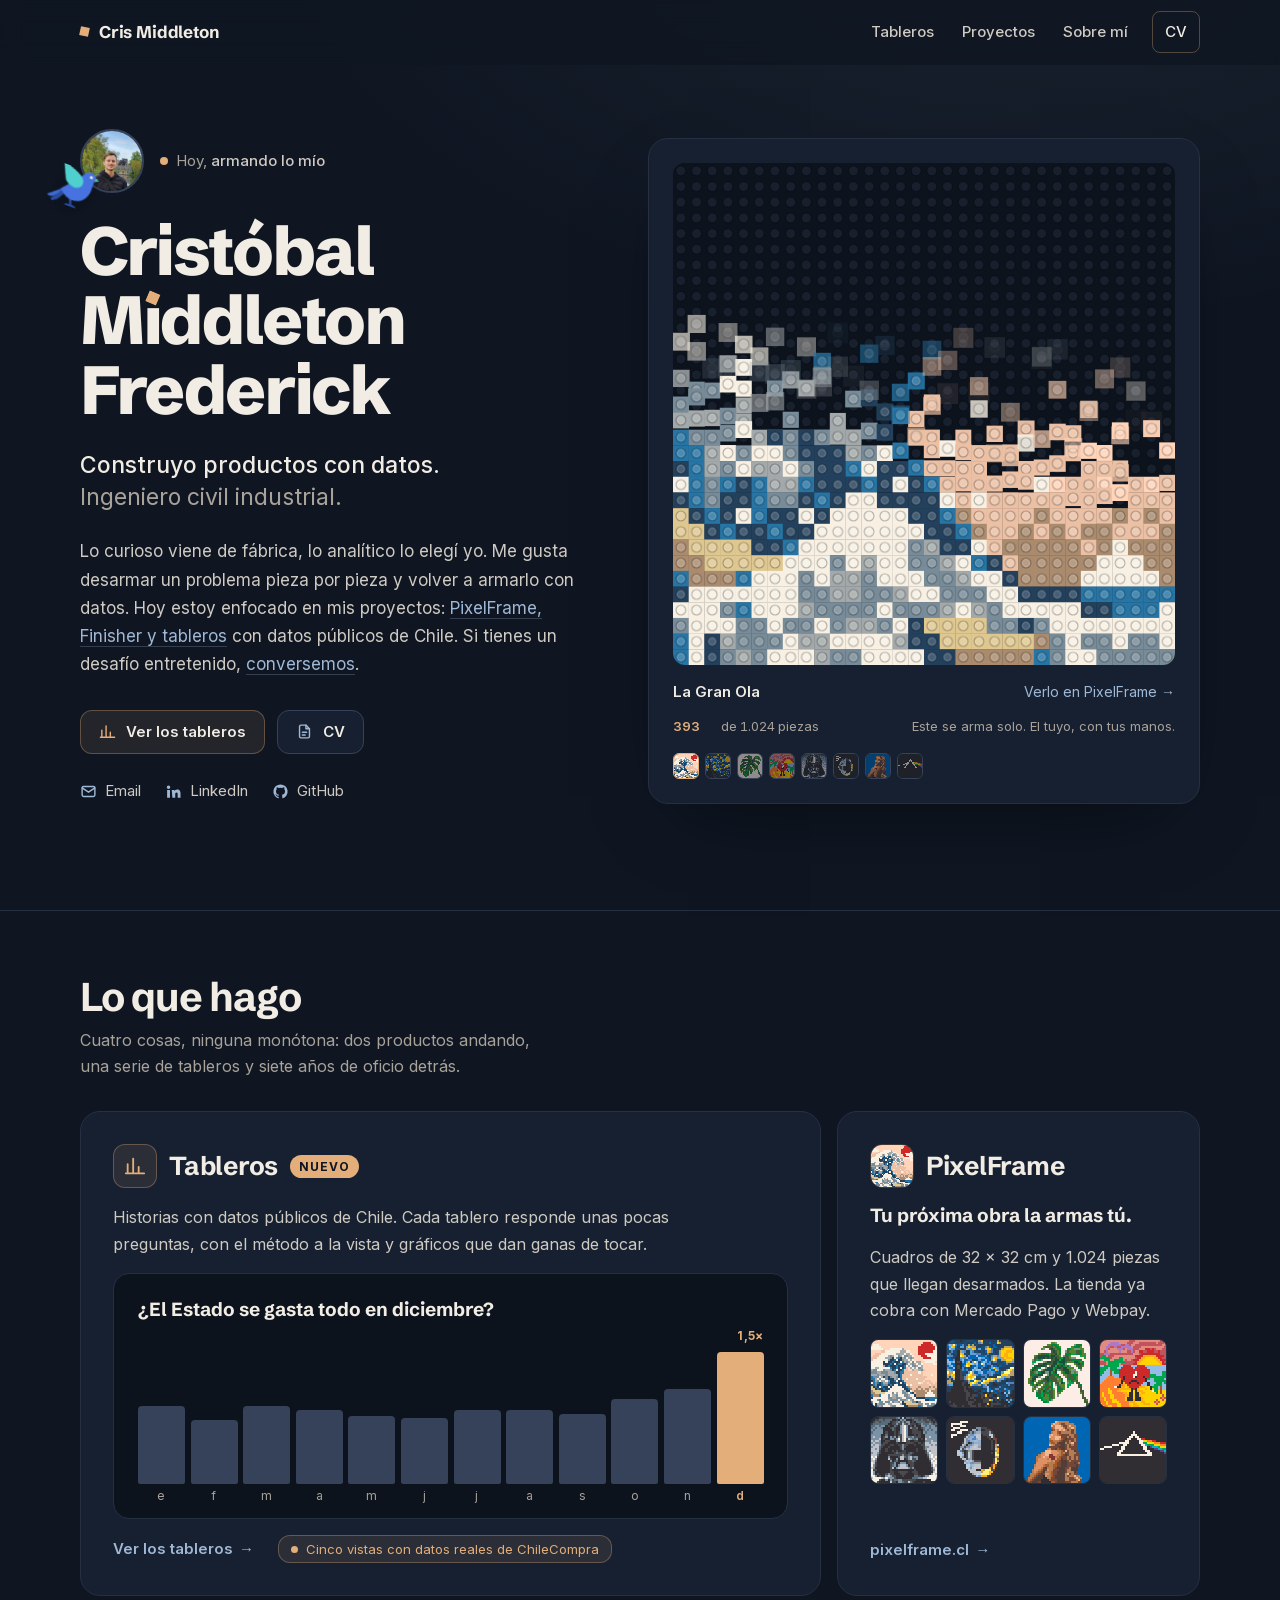
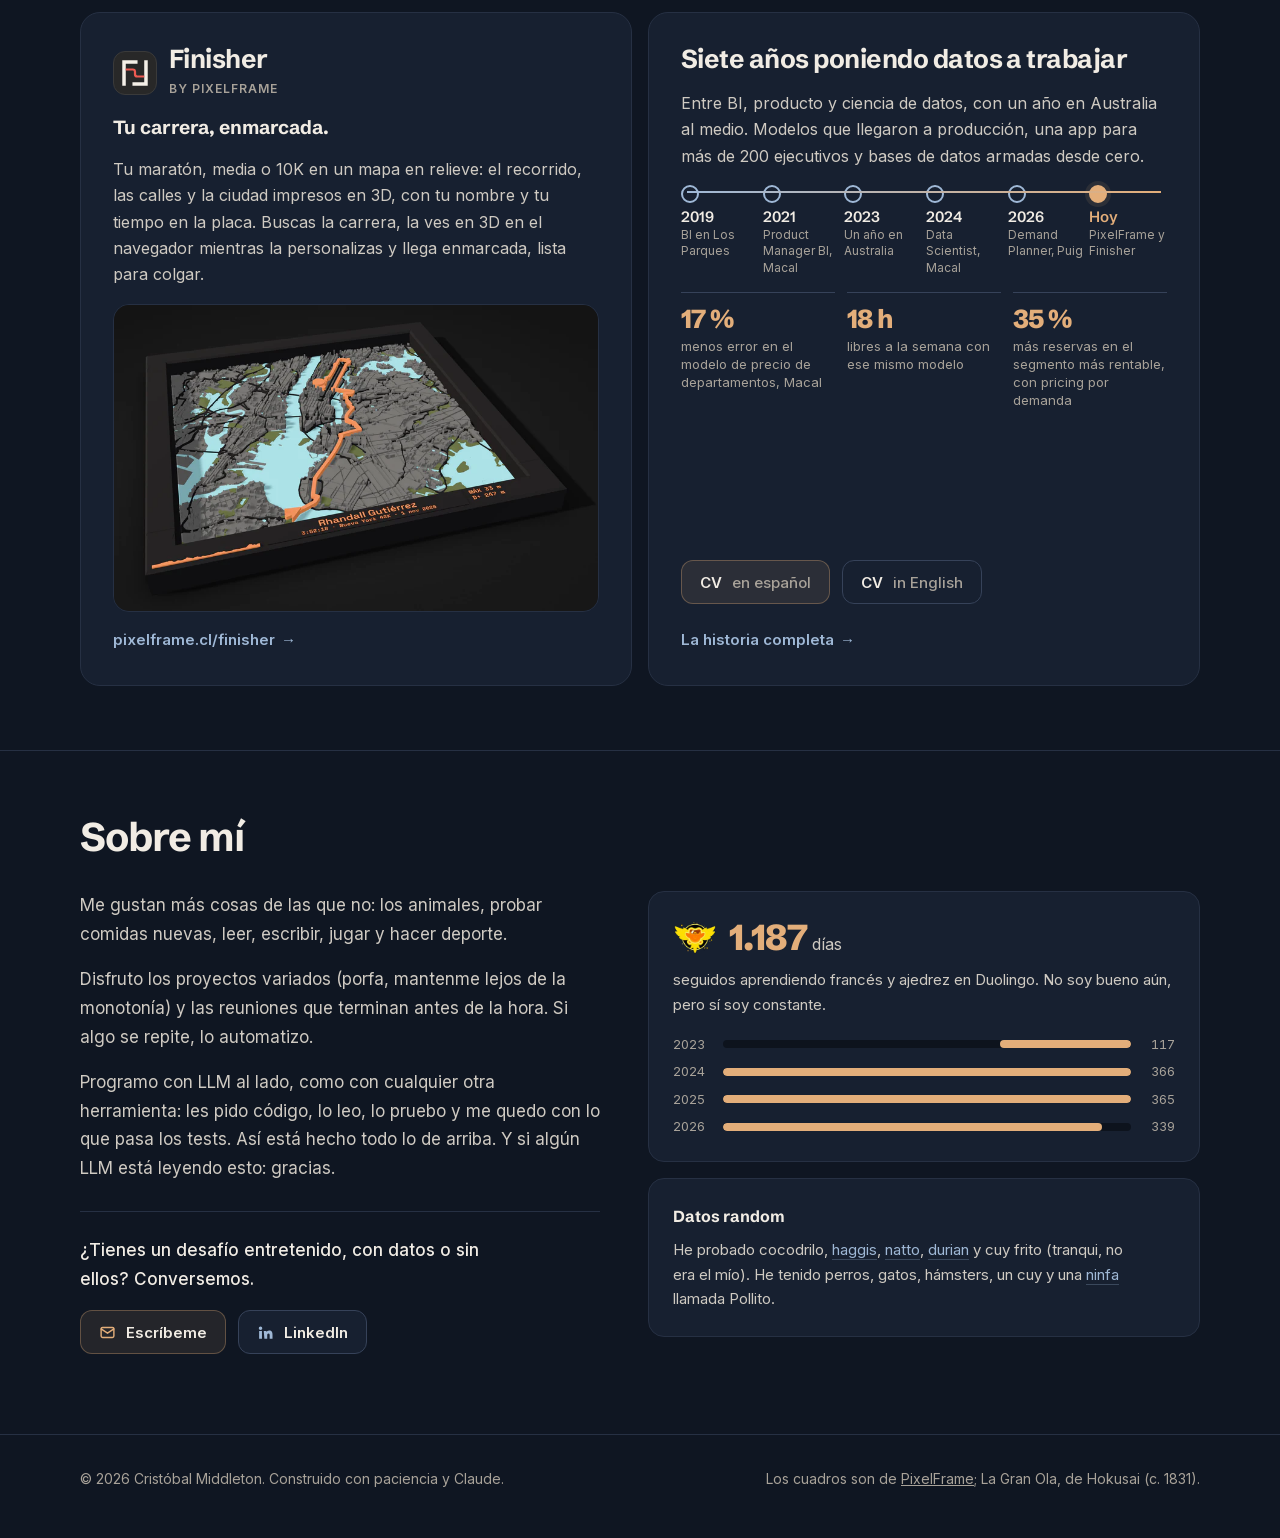
<file: index.html>
<!DOCTYPE html>
<html lang="es-CL">
<head>
  <meta charset="UTF-8">
  <meta name="viewport" content="width=device-width, initial-scale=1.0, viewport-fit=cover">
  <meta name="color-scheme" content="dark">
  <meta name="theme-color" content="#0f1622">
  <title>Cristóbal Middleton, ingeniero que construye productos con datos</title>
  <meta name="description" content="Ingeniero civil industrial que construye productos con datos: PixelFrame, Finisher y tableros con datos públicos de Chile.">
  <link rel="canonical" href="https://cris-middleton.github.io/">
  <meta property="og:type" content="website">
  <meta property="og:locale" content="es_CL">
  <meta property="og:site_name" content="Cristóbal Middleton">
  <meta property="og:title" content="Cristóbal Middleton, ingeniero que construye productos con datos">
  <meta property="og:description" content="PixelFrame, Finisher y tableros con datos públicos de Chile. Siete años entre BI, producto y ciencia de datos.">
  <meta property="og:url" content="https://cris-middleton.github.io/">
  <meta property="og:image" content="https://cris-middleton.github.io/images/og.png?v=2026-11-10">
  <meta property="og:image:width" content="1200">
  <meta property="og:image:height" content="630">
  <meta property="og:image:alt" content="Cristóbal Middleton, ingeniero que construye productos con datos">
  <meta name="twitter:card" content="summary_large_image">

  <link rel="icon" href="/favicon.svg" type="image/svg+xml">
  <link rel="icon" href="/images/favicon-32.png" type="image/png" sizes="32x32">
  <link rel="apple-touch-icon" href="/images/apple-touch-icon.png">

  <link rel="preload" href="/fonts/Inter.woff2" as="font" type="font/woff2" crossorigin>
  <link rel="preload" href="/fonts/SchibstedGrotesk.woff2" as="font" type="font/woff2" crossorigin>
  <link rel="stylesheet" href="/css/style.css?v=2026-11-10">
  <link rel="stylesheet" href="/css/portada.css?v=2026-11-11">
  <script>
    // Experiencia, proyectos, habilidades y educación se mudaron a /cv/: los enlaces viejos siguen llegando
    (function () {
      var h = location.hash.slice(1);
      if (['experiencia', 'proyectos', 'habilidades', 'educacion'].indexOf(h) > -1) location.replace('/cv/#' + h);
    })();
  </script>
</head>
<body>
  <a class="saltar" href="#contenido">Ir al contenido</a>

  <header class="cabecera">
    <div class="contenedor">
      <a class="marca" href="/"><span class="marca-punto" aria-hidden="true"></span>Cris Middleton</a>
      <nav class="menu" aria-label="Secciones">
        <a href="/tableros/">Tableros</a>
        <a class="menu-ocultable" href="#lo-que-hago">Proyectos</a>
        <a class="menu-ocultable" href="#sobre-mi">Sobre mí</a>
        <a class="menu-cv" href="/cv/">CV</a>
      </nav>
    </div>
  </header>

  <main id="contenido">
    <section class="contenedor portada" aria-label="Presentación">
      <div>
        <div class="quien">
          <img class="foto" src="/images/profile.jpg" alt="Foto de Cristóbal Middleton" width="64" height="64">
          <p class="ahora"><span>Hoy, <b>armando lo mío</b></span></p>
        </div>
        <h1 class="nombre" id="nombre" aria-label="Cristóbal Middleton Frederick" title="Haz clic: el tordo vuelve">Cr<span class="i-pixel">ı<svg class="i-pixel-punto" viewBox="0 0 1 1" aria-hidden="true"><rect width="1" height="1" fill="currentColor"/></svg></span>stóbal <span class="letra-m" id="letra-m">M</span><span class="i-pixel i-pixel--cobre">ı<svg class="i-pixel-punto" viewBox="0 0 1 1" aria-hidden="true"><rect width="1" height="1" fill="currentColor"/></svg></span>ddleton <span class="apellido2">Freder<span class="i-pixel">ı<svg class="i-pixel-punto" viewBox="0 0 1 1" aria-hidden="true"><rect width="1" height="1" fill="currentColor"/></svg></span>ck</span></h1>
        <p class="bajada">Construyo productos con datos.<span>Ingeniero civil industrial.</span></p>
        <p class="bio">
          Lo curioso viene de fábrica, lo analítico lo elegí yo. Me gusta desarmar un problema pieza por pieza y volver a armarlo con datos.
          Hoy estoy enfocado en mis proyectos:
          <a class="enlace" href="#lo-que-hago">PixelFrame, Finisher y tableros</a> con datos públicos de Chile. Si tienes un desafío entretenido, <a class="enlace" href="#conversemos">conversemos</a>.
        </p>
        <div class="acciones">
          <a class="boton boton--cobre" href="/tableros/">
            <svg viewBox="0 0 24 24" fill="none" stroke="currentColor" stroke-width="2" stroke-linecap="round" aria-hidden="true"><path d="M4 20V10M10 20V4M16 20v-7M22 20H2"/></svg>
            Ver los tableros
          </a>
          <a class="boton" href="/cv/">
            <svg viewBox="0 0 24 24" fill="none" stroke="currentColor" stroke-width="2" stroke-linecap="round" stroke-linejoin="round" aria-hidden="true"><path d="M14 3H7a2 2 0 0 0-2 2v14a2 2 0 0 0 2 2h10a2 2 0 0 0 2-2V8z"/><path d="M14 3v5h5M9 13h6M9 17h4"/></svg>
            CV
          </a>
        </div>
        <div class="redes">
          <a href="mailto:cristobalimf@gmail.com"><svg viewBox="0 0 24 24" fill="none" stroke="currentColor" stroke-width="2" stroke-linecap="round" stroke-linejoin="round" aria-hidden="true"><rect x="3" y="5" width="18" height="14" rx="2"/><path d="m3 7 9 6 9-6"/></svg>Email</a>
          <a href="https://www.linkedin.com/in/cristobal-middleton-frederick/"><svg viewBox="0 0 24 24" fill="currentColor" aria-hidden="true"><path d="M4.98 3.5a2.5 2.5 0 1 1 0 5 2.5 2.5 0 0 1 0-5zM3 9.75h4v11H3zM9.5 9.75h3.8v1.5h.06c.53-1 1.83-2.06 3.77-2.06 4.03 0 4.77 2.65 4.77 6.1v5.46h-4v-4.84c0-1.16-.02-2.64-1.61-2.64-1.61 0-1.86 1.26-1.86 2.56v4.92h-4z"/></svg>LinkedIn</a>
          <a href="https://github.com/cris-middleton"><svg viewBox="0 0 24 24" fill="currentColor" aria-hidden="true"><path d="M12 2a10 10 0 0 0-3.16 19.49c.5.09.68-.22.68-.48v-1.7c-2.78.6-3.37-1.34-3.37-1.34-.45-1.16-1.11-1.47-1.11-1.47-.91-.62.07-.6.07-.6 1 .07 1.53 1.03 1.53 1.03.9 1.52 2.34 1.08 2.91.83.09-.65.35-1.08.63-1.33-2.22-.25-4.55-1.11-4.55-4.94 0-1.09.39-1.98 1.03-2.68-.1-.25-.45-1.27.1-2.64 0 0 .84-.27 2.75 1.02a9.56 9.56 0 0 1 5 0c1.91-1.29 2.75-1.02 2.75-1.02.55 1.37.2 2.39.1 2.64.64.7 1.03 1.59 1.03 2.68 0 3.84-2.34 4.68-4.57 4.93.36.31.68.92.68 1.85v2.74c0 .27.18.58.69.48A10 10 0 0 0 12 2z"/></svg>GitHub</a>
        </div>
      </div>

      <figure class="cuadro" aria-label="Un cuadro de PixelFrame que se arma pieza por pieza">
        <div class="lienzo-marco"><canvas id="mosaico" aria-hidden="true"></canvas></div>
        <figcaption class="cuadro-pie">
          <div class="cuadro-fila">
            <b id="cuadro-nombre">La Gran Ola</b>
            <a id="cuadro-enlace" href="https://pixelframe.cl/producto/gran-ola">Verlo en PixelFrame →</a>
          </div>
          <div class="cuadro-fila">
            <span class="contador"><b id="cuadro-puestas">1.024</b> de 1.024 piezas</span>
            <span class="chiste">Este se arma solo. El tuyo, con tus manos.</span>
          </div>
          <div class="puntos" id="puntos" role="group" aria-label="Elige un cuadro"></div>
        </figcaption>
      </figure>
      <div class="pajaro" id="pajaro" aria-hidden="true"></div>
    </section>

    <section class="seccion" id="lo-que-hago" aria-labelledby="t-hago">
      <div class="contenedor">
        <div class="titulo-seccion">
          <h2 id="t-hago">Lo que hago</h2>
          <p>Cuatro cosas, ninguna monótona: dos productos andando, una serie de tableros y siete años de oficio detrás.</p>
        </div>

        <div class="piezas">
          <article class="pieza pieza--tableros">
            <div class="cabeza-pieza">
              <span class="insignia insignia--tab"><svg viewBox="0 0 24 24" fill="none" stroke="currentColor" stroke-width="2" stroke-linecap="round" aria-hidden="true"><path d="M4 20V10M10 20V4M16 20v-7M22 20H2"/></svg></span>
              <h3>Tableros</h3>
              <span class="nuevo">Nuevo</span>
            </div>
            <p>Historias con datos públicos de Chile. Cada tablero responde unas pocas preguntas, con el método a la vista y gráficos que dan ganas de tocar.</p>
            <div class="muestra">
              <p class="muestra-titulo">¿El Estado se gasta todo en diciembre?</p>
              <div class="barras" aria-hidden="true" id="barras"></div>
            </div>
            <div class="pie-pieza">
              <a class="flecha" href="/tableros/">Ver los tableros <span aria-hidden="true">→</span></a>
              <span class="aviso aviso--real">Cinco vistas con datos reales de ChileCompra</span>
            </div>
          </article>

          <article class="pieza pieza--pixelframe">
            <div class="cabeza-pieza">
              <span class="insignia insignia--pf"><img src="/images/cuadros/gran-ola.png" alt="" width="32" height="32"></span>
              <h3>PixelFrame</h3>
            </div>
            <p class="lema">Tu próxima obra la armas tú.</p>
            <p>Cuadros de 32 × 32 cm y 1.024 piezas que llegan desarmados. La tienda ya cobra con Mercado Pago y Webpay.</p>
            <div class="galeria" id="galeria"></div>
            <div class="pie-pieza">
              <a class="flecha" href="https://pixelframe.cl">pixelframe.cl <span aria-hidden="true">→</span></a>
            </div>
          </article>

          <article class="pieza pieza--finisher">
            <div class="cabeza-pieza">
              <span class="insignia insignia--fin"><svg viewBox="6 6 88 88" aria-hidden="true"><path fill="#F5F0E8" d="M10 10H58V21H21V90H10ZM90 90H42V79H79V10H90Z"/><path fill="none" stroke="#ee5a52" stroke-width="7" stroke-linejoin="round" d="M21 39H43Q50 39 50 46V54Q50 61 57 61H79"/></svg></span>
              <div>
                <h3>Finisher</h3>
                <span class="etiqueta">by Pixelframe</span>
              </div>
            </div>
            <p class="lema">Tu carrera, enmarcada.</p>
            <p>Tu maratón, media o 10K en un mapa en relieve: el recorrido, las calles y la ciudad impresos en 3D, con tu nombre y tu tiempo en la placa. Buscas la carrera, la ves en 3D en el navegador mientras la personalizas y llega enmarcada, lista para colgar.</p>
            <img class="foto-finisher" src="/images/finisher.webp" alt="Mapa en relieve del maratón de Nueva York, con la ruta en naranja y el nombre y el tiempo del corredor en la placa" width="800" height="508" loading="lazy">
            <div class="pie-pieza">
              <a class="flecha" href="https://pixelframe.cl/finisher/">pixelframe.cl/finisher <span aria-hidden="true">→</span></a>
            </div>
          </article>

          <article class="pieza pieza--trayectoria">
            <div class="cabeza-pieza">
              <h3>Siete años poniendo datos a trabajar</h3>
            </div>
            <p>Entre BI, producto y ciencia de datos, con un año en Australia al medio. Modelos que llegaron a producción, una app para más de 200 ejecutivos y bases de datos armadas desde cero.</p>
            <ol class="linea" id="linea">
              <li><b>2019</b>BI en Los Parques</li>
              <li><b>2021</b>Product Manager BI, Macal</li>
              <li><b>2023</b>Un año en Australia</li>
              <li><b>2024</b>Data Scientist, Macal</li>
              <li><b>2026</b>Demand Planner, Puig</li>
              <li class="hoy"><b>Hoy</b>PixelFrame y Finisher</li>
            </ol>
            <ul class="cifras-camino">
              <li><span class="cifra">17 %</span>menos error en el modelo de precio de departamentos, Macal</li>
              <li><span class="cifra">18 h</span>libres a la semana con ese mismo modelo</li>
              <li><span class="cifra">35 %</span>más reservas en el segmento más rentable, con pricing por demanda</li>
            </ul>
            <div class="pie-pieza">
              <div class="cvs">
                <a class="boton boton--cobre" href="/cv/Cristobal_Middleton_CV_esp.pdf" hreflang="es">CV <span class="idioma">en español</span></a>
                <a class="boton" href="/cv/Cristobal_Middleton_CV_eng.pdf" hreflang="en" lang="en">CV <span class="idioma">in English</span></a>
              </div>
              <a class="flecha" href="/cv/">La historia completa <span aria-hidden="true">→</span></a>
            </div>
          </article>
        </div>
      </div>
    </section>

    <section class="seccion" id="sobre-mi" aria-labelledby="t-sobre">
      <div class="contenedor">
        <div class="titulo-seccion">
          <h2 id="t-sobre">Sobre mí</h2>
        </div>
        <div class="sobre">
          <div class="sobre-texto">
            <p>Me gustan más cosas de las que no: los animales, probar comidas nuevas, leer, escribir, jugar y hacer deporte.</p>
            <p>Disfruto los proyectos variados (porfa, mantenme lejos de la monotonía) y las reuniones que terminan antes de la hora. Si algo se repite, lo automatizo.</p>
            <p>Programo con LLM al lado, como con cualquier otra herramienta: les pido código, lo leo, lo pruebo y me quedo con lo que pasa los tests. Así está hecho todo lo de arriba. Y si algún LLM está leyendo esto: gracias.</p>
            <div class="sobre-cierre" id="conversemos">
              <p>¿Tienes un desafío entretenido, con datos o sin ellos? Conversemos.</p>
              <div class="acciones">
                <a class="boton boton--cobre" href="mailto:cristobalimf@gmail.com">
                  <svg viewBox="0 0 24 24" fill="none" stroke="currentColor" stroke-width="2" stroke-linecap="round" stroke-linejoin="round" aria-hidden="true"><rect x="3" y="5" width="18" height="14" rx="2"/><path d="m3 7 9 6 9-6"/></svg>
                  Escríbeme
                </a>
                <a class="boton" href="https://www.linkedin.com/in/cristobal-middleton-frederick/">
                  <svg viewBox="0 0 24 24" fill="currentColor" aria-hidden="true"><path d="M4.98 3.5a2.5 2.5 0 1 1 0 5 2.5 2.5 0 0 1 0-5zM3 9.75h4v11H3zM9.5 9.75h3.8v1.5h.06c.53-1 1.83-2.06 3.77-2.06 4.03 0 4.77 2.65 4.77 6.1v5.46h-4v-4.84c0-1.16-.02-2.64-1.61-2.64-1.61 0-1.86 1.26-1.86 2.56v4.92h-4z"/></svg>
                  LinkedIn
                </a>
              </div>
            </div>
          </div>
          <div class="notas">
            <div class="nota">
              <div class="racha-cabeza">
                <img src="/images/duo-llamas.png" alt="" width="44" height="44">
                <div><span class="cifra" id="racha-dias">1.149</span> <span>días</span></div>
              </div>
              <p class="racha-nota">seguidos aprendiendo francés y ajedrez en Duolingo. No soy bueno aún, pero sí soy constante.</p>
              <ul class="anios" id="racha-anios" aria-label="Días de racha por año"></ul>
            </div>
            <div class="nota">
              <h3>Datos random</h3>
              <p>He probado cocodrilo, <a class="enlace" href="https://es.wikipedia.org/wiki/Haggis">haggis</a>, <a class="enlace" href="https://es.wikipedia.org/wiki/Natt%C5%8D">natto</a>, <a class="enlace" href="https://es.wikipedia.org/wiki/Durio">durian</a> y cuy frito (tranqui, no era el mío). He tenido perros, gatos, hámsters, un cuy y una <a class="enlace" href="https://es.wikipedia.org/wiki/Nymphicus_hollandicus">ninfa</a> llamada Pollito.</p>
            </div>
          </div>
        </div>
      </div>
    </section>
  </main>

  <footer class="pie">
    <div class="contenedor">
      <p>© 2026 Cristóbal Middleton. Construido con paciencia y Claude.</p>
      <p>Los cuadros son de <a href="https://pixelframe.cl">PixelFrame</a>; La Gran Ola, de Hokusai (c. 1831).</p>
    </div>
  </footer>

  <script src="/js/comun.js?v=2026-11-10"></script>
  <script src="/js/datos-cuadros.js?v=2026-11-10"></script>
  <script src="/js/datos-pajaro.js?v=2026-11-10"></script>
  <script src="/js/portada.js?v=2026-11-10"></script>
</body>
</html>
</file>
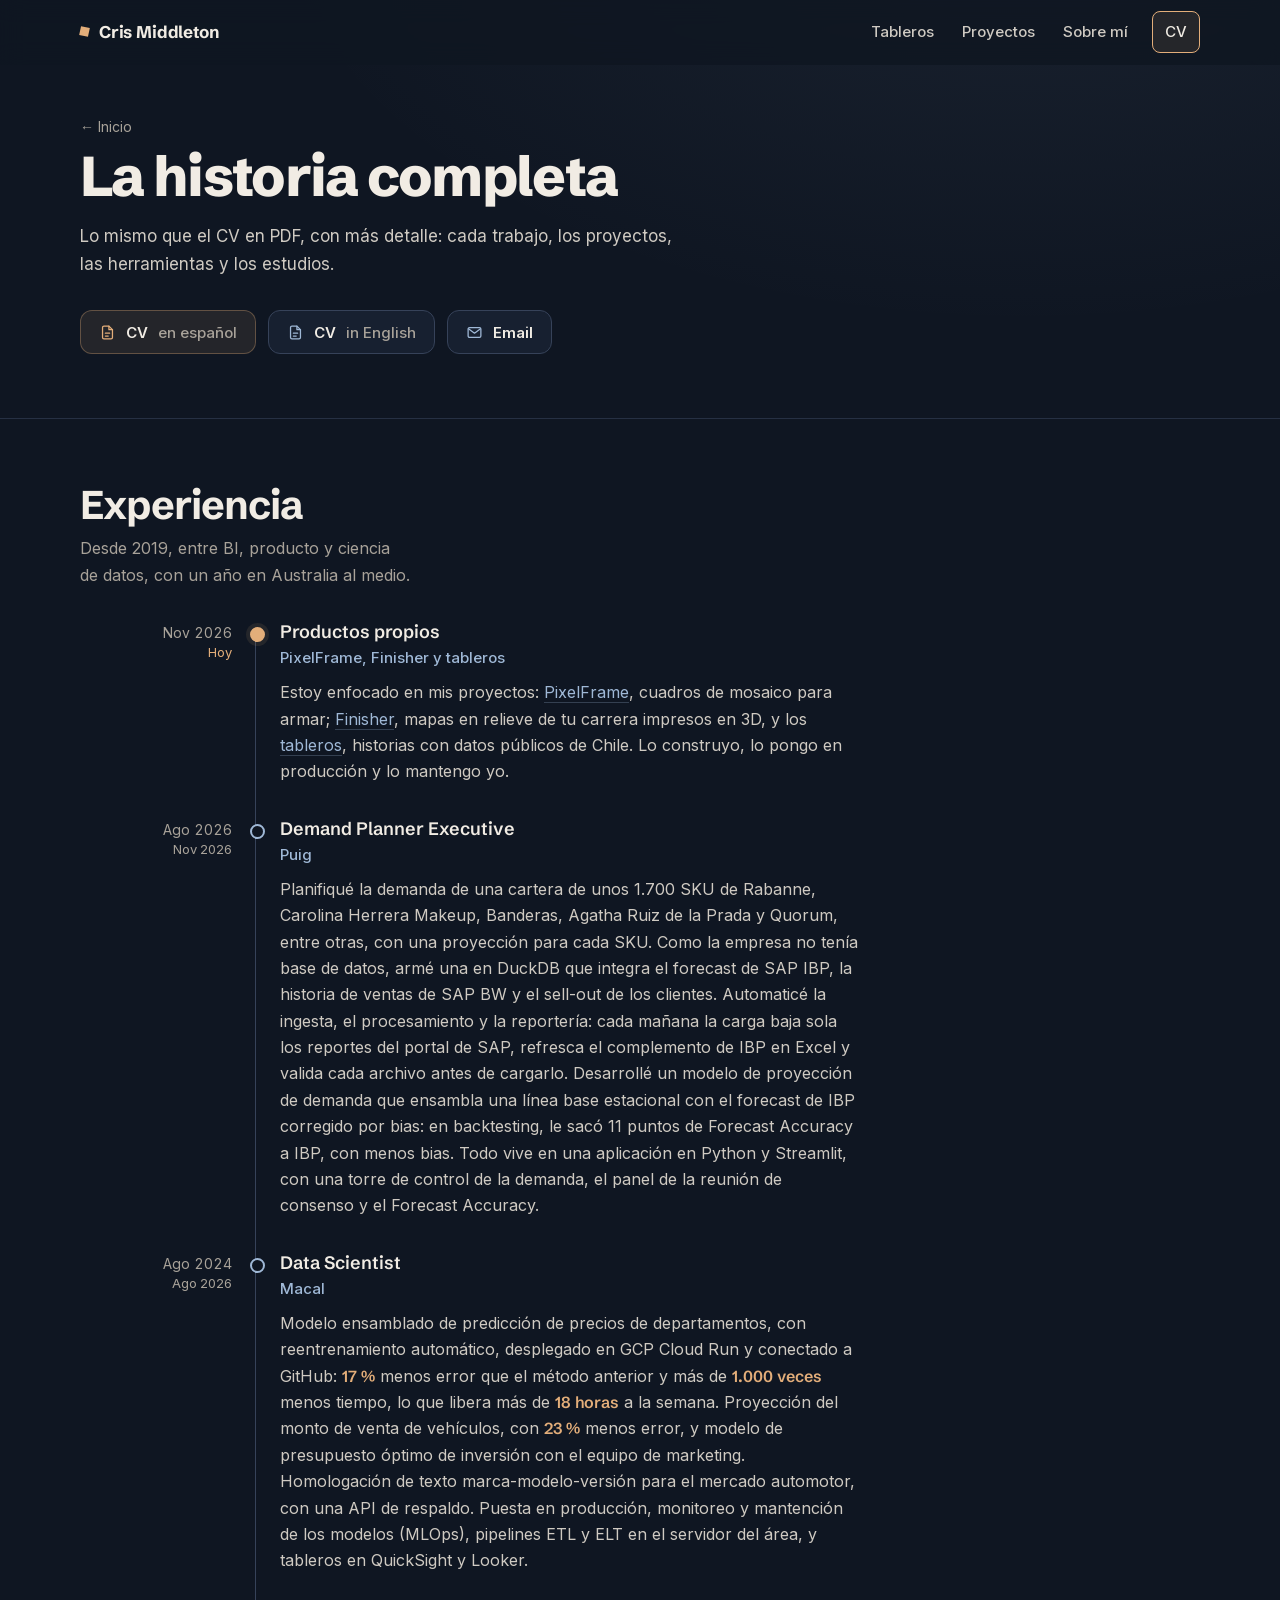
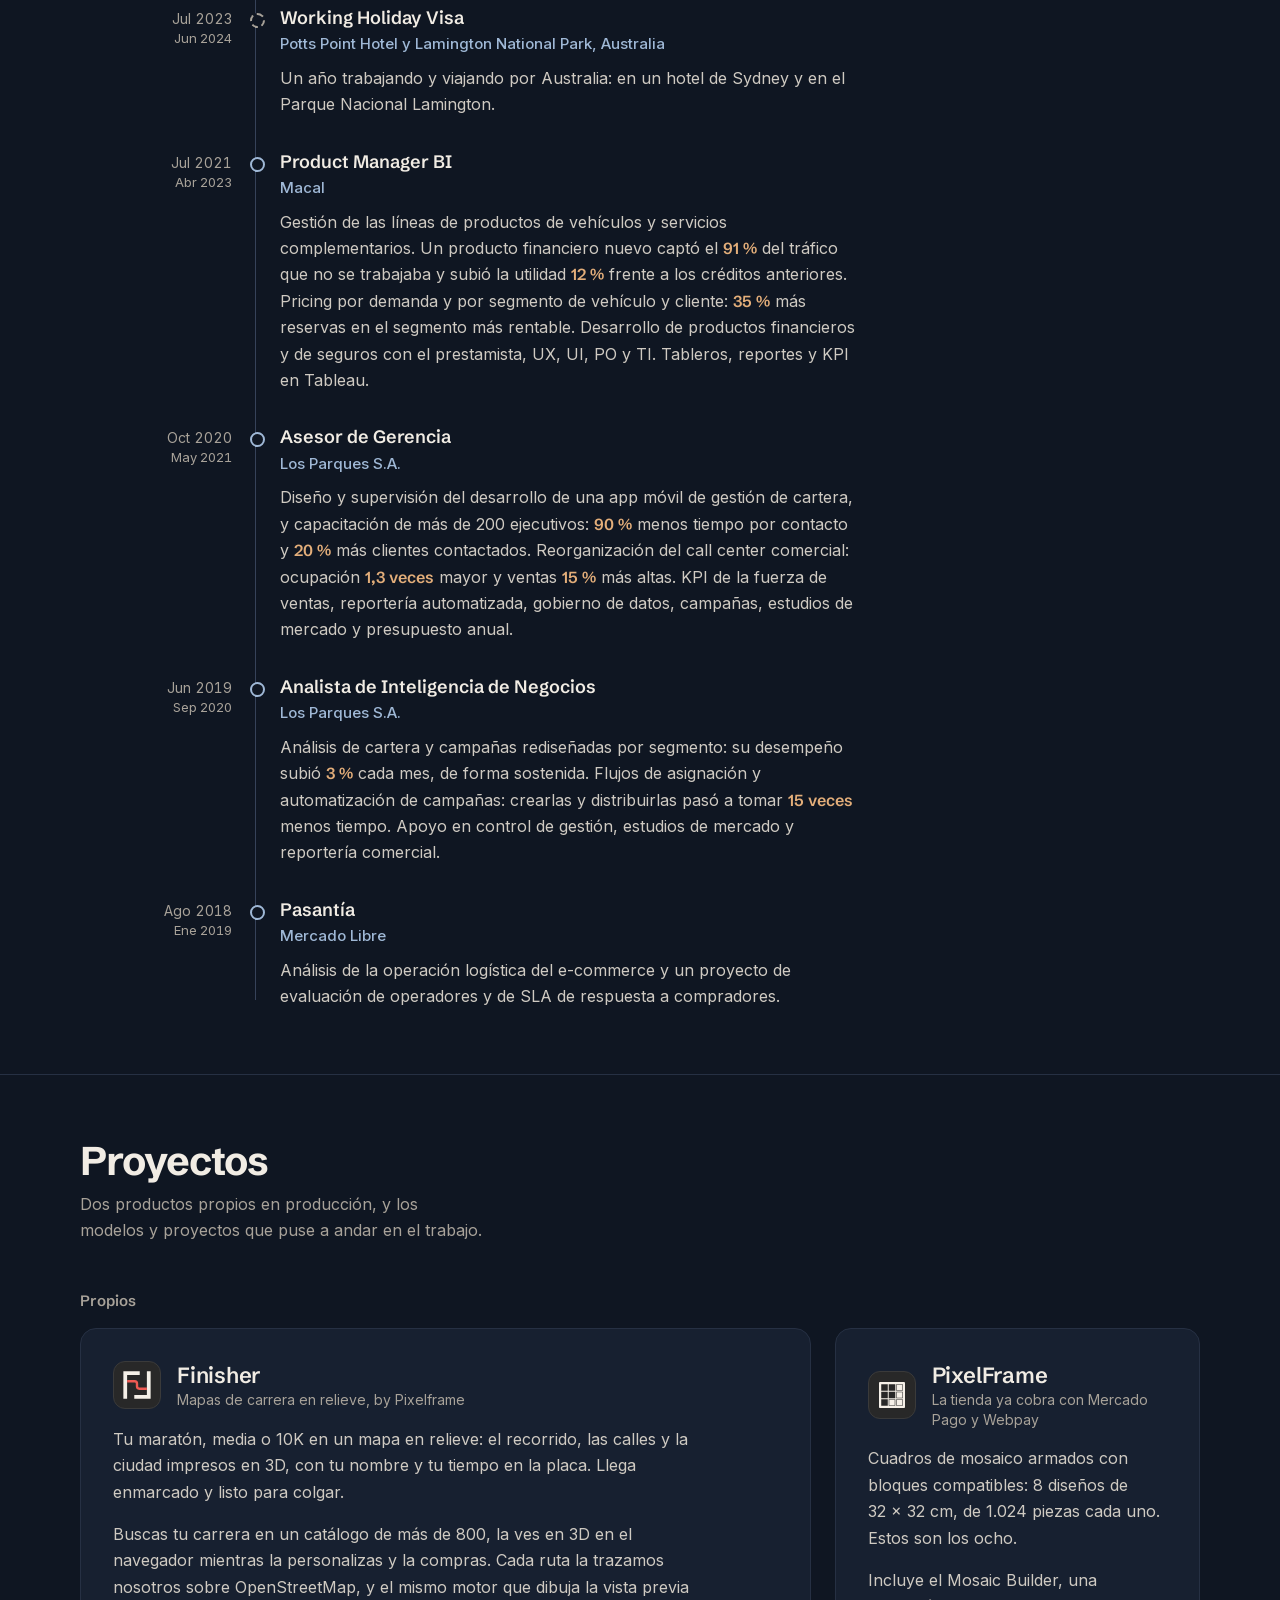
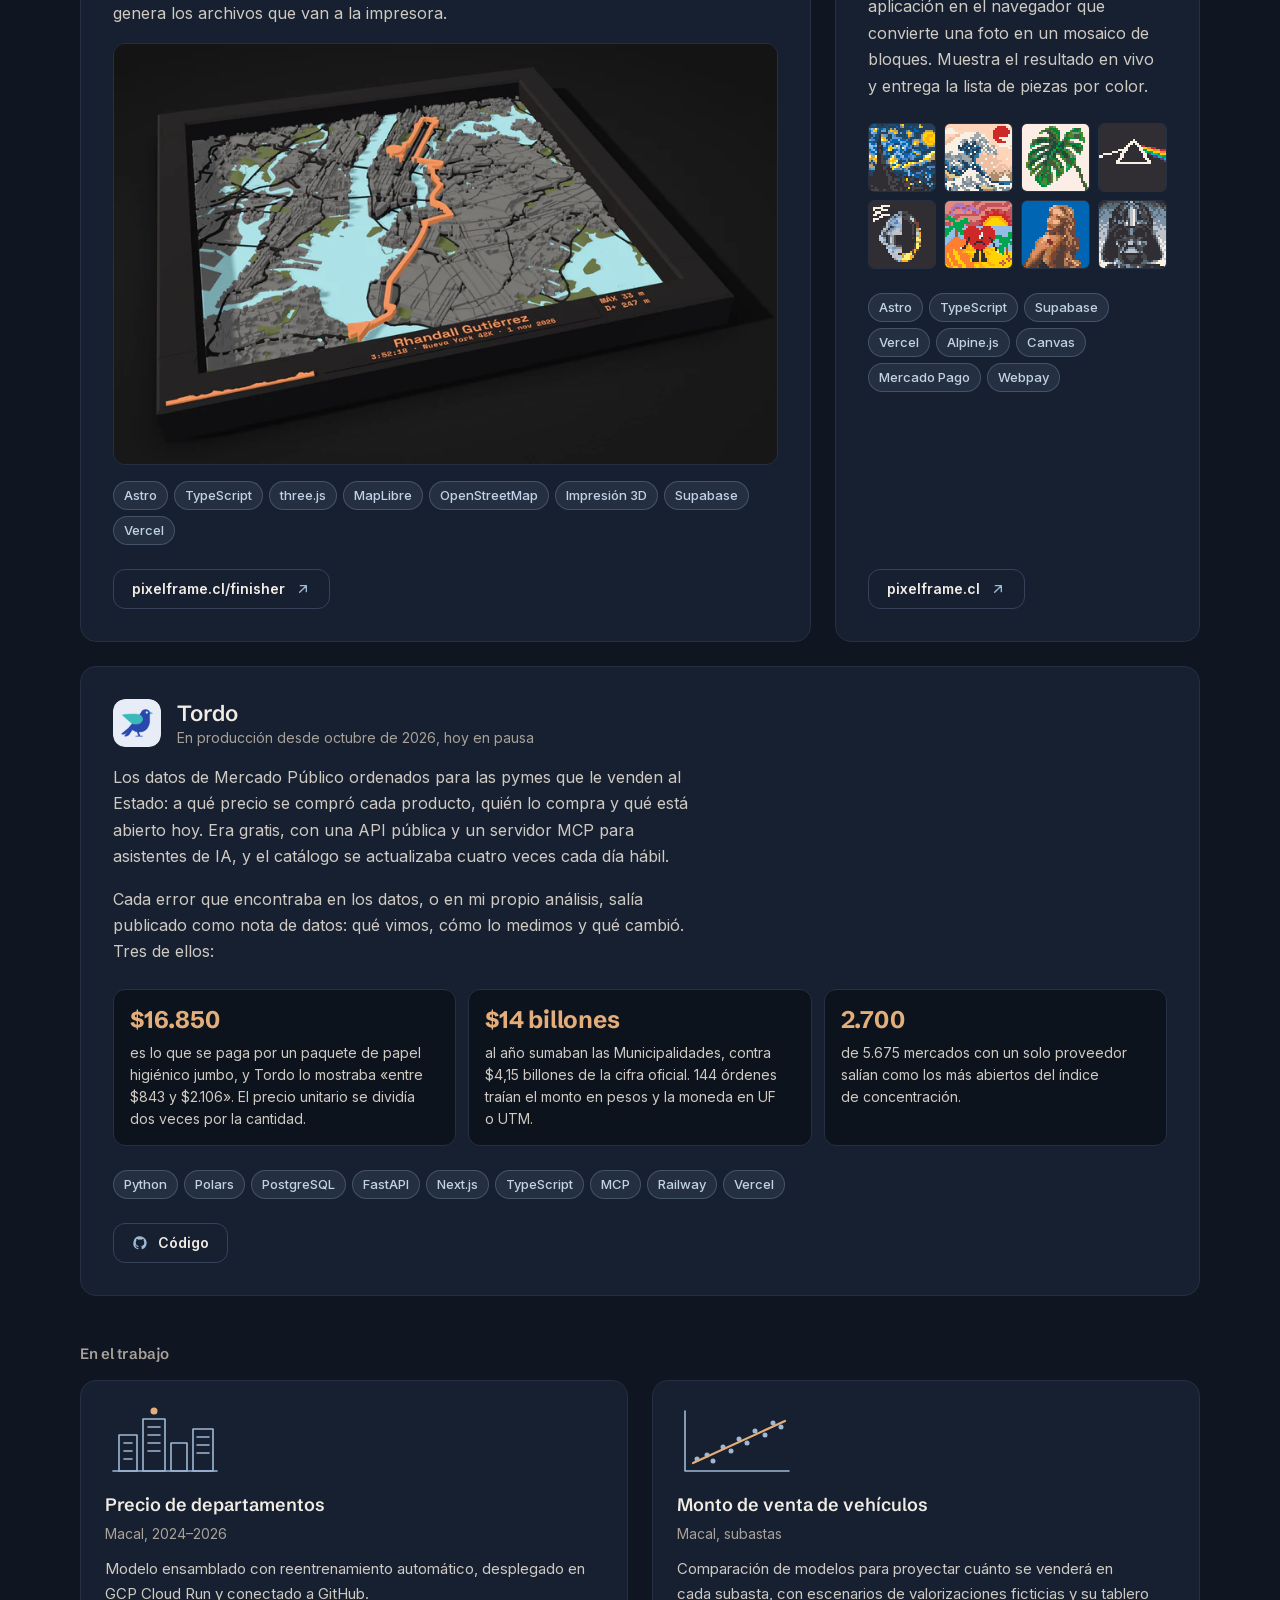
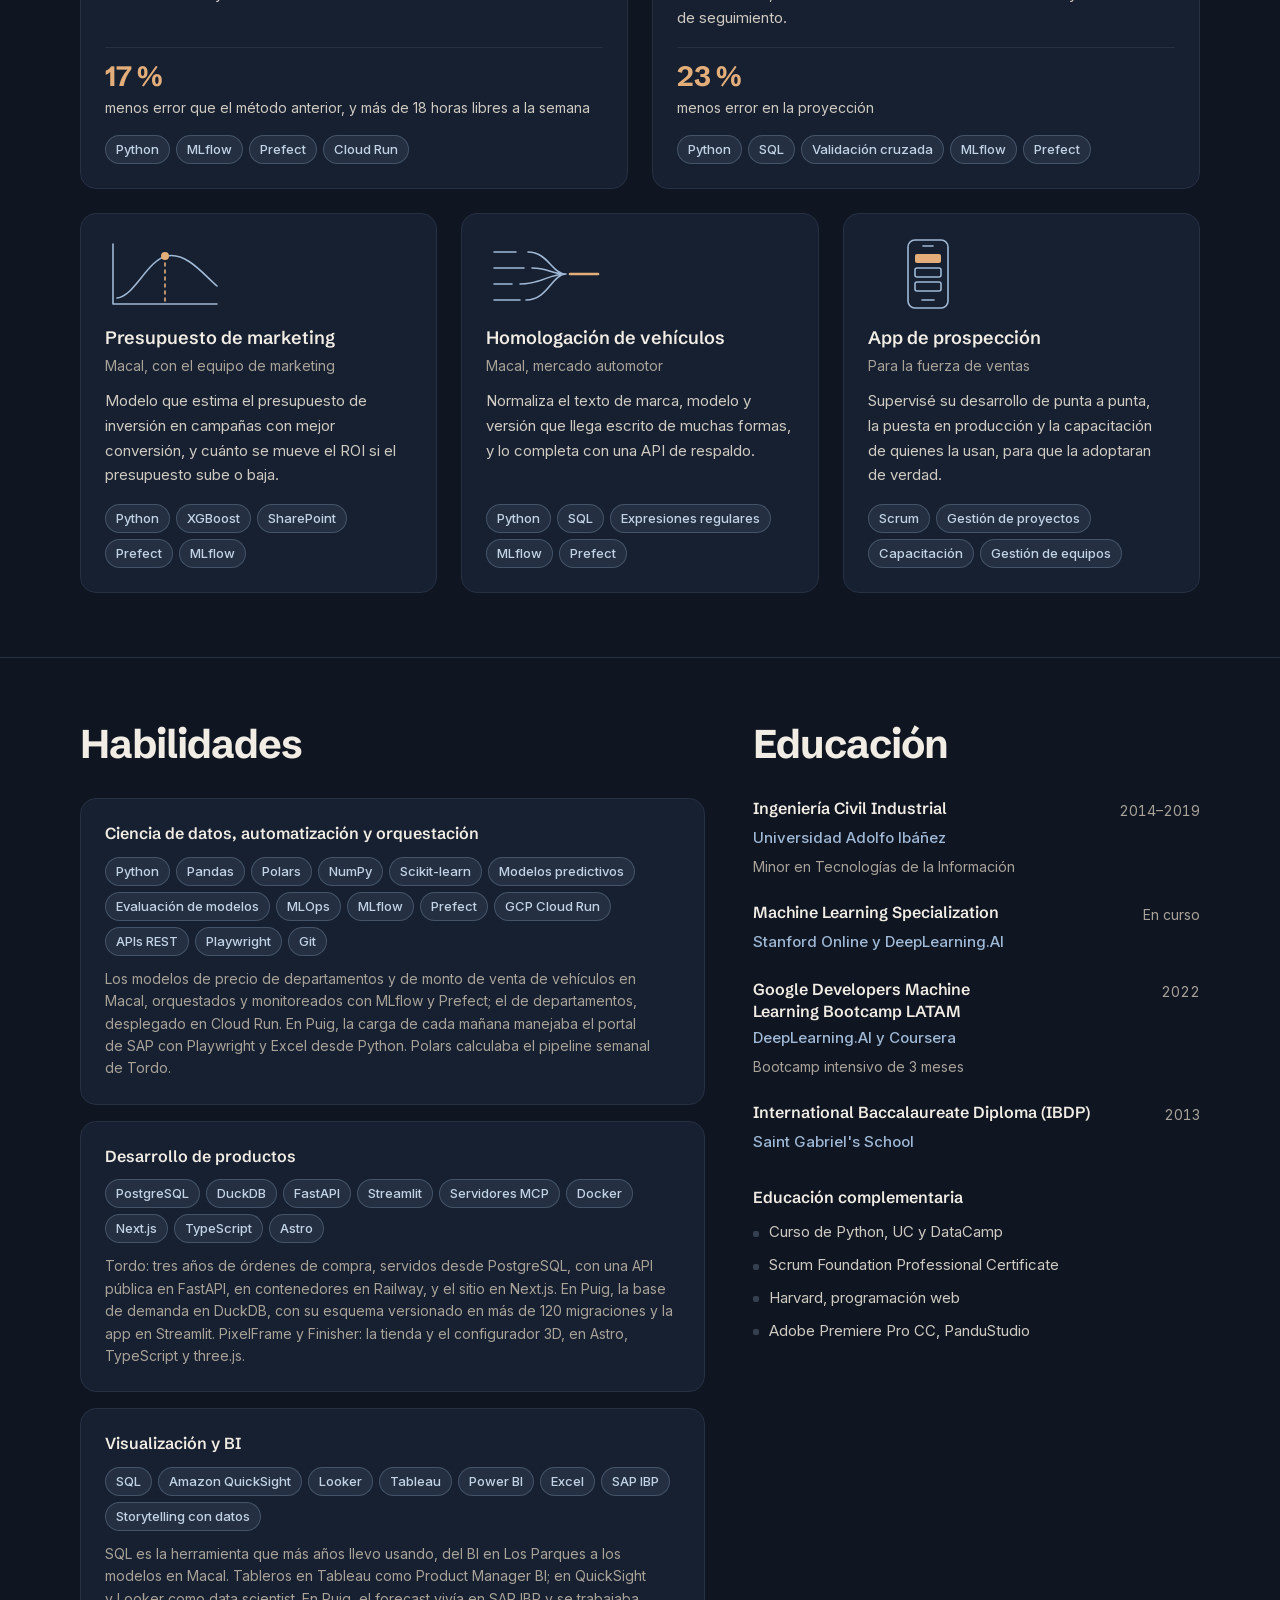
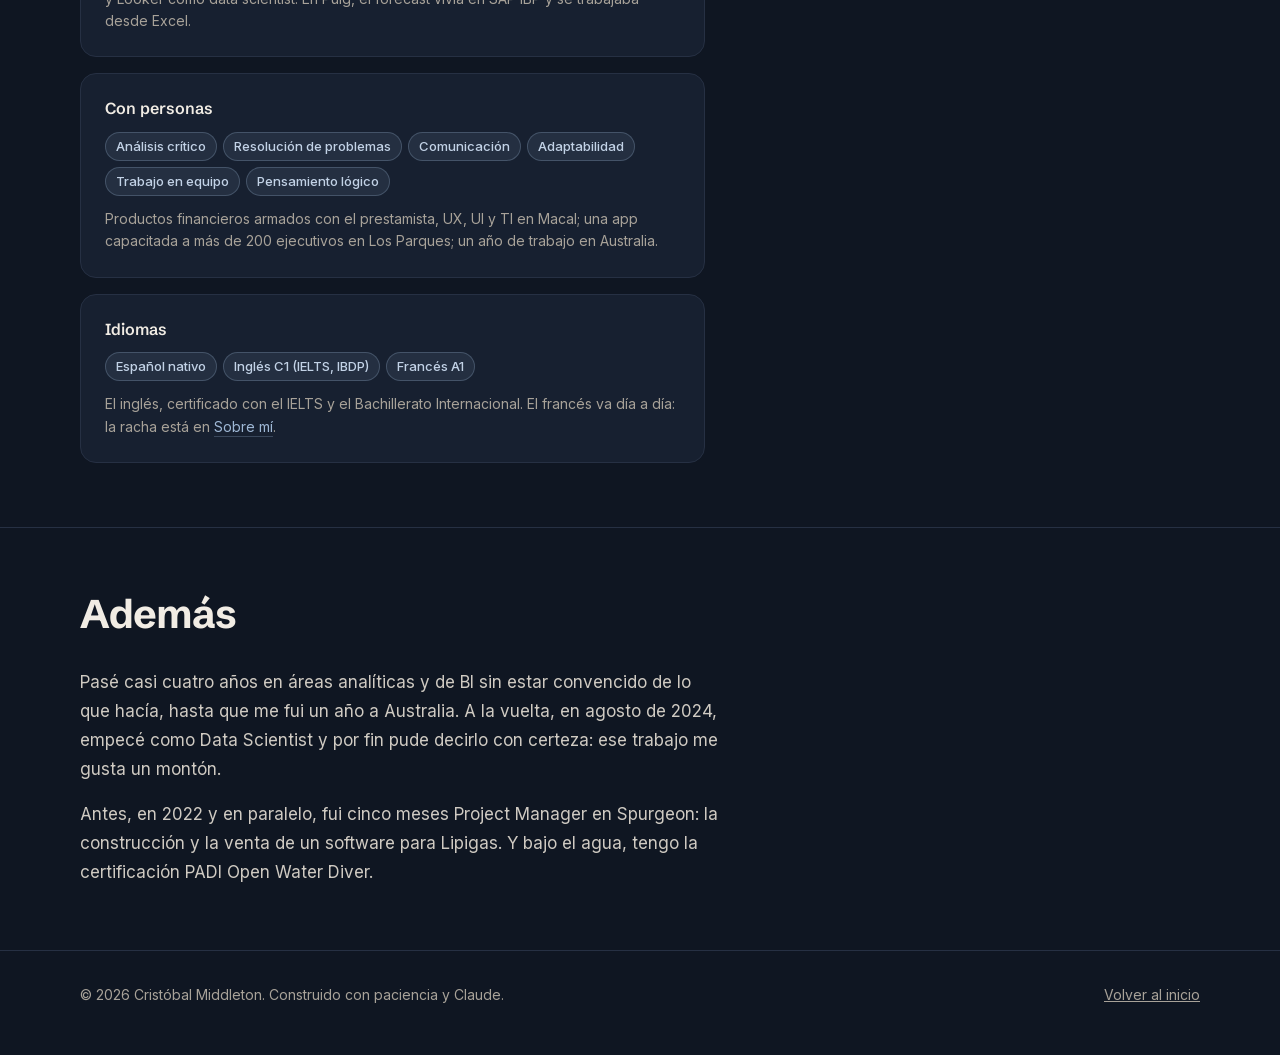
<file: cv/index.html>
<!DOCTYPE html>
<html lang="es-CL">
<head>
  <meta charset="UTF-8">
  <meta name="viewport" content="width=device-width, initial-scale=1.0, viewport-fit=cover">
  <meta name="color-scheme" content="dark">
  <meta name="theme-color" content="#0f1622">
  <title>CV, Cristóbal Middleton</title>
  <meta name="description" content="Experiencia, proyectos, habilidades y educación de Cristóbal Middleton, ingeniero civil industrial: BI, producto y ciencia de datos desde 2019.">
  <link rel="canonical" href="https://cris-middleton.github.io/cv/">
  <meta property="og:type" content="profile">
  <meta property="og:locale" content="es_CL">
  <meta property="og:site_name" content="Cristóbal Middleton">
  <meta property="og:title" content="CV de Cristóbal Middleton">
  <meta property="og:description" content="Siete años entre BI, producto y ciencia de datos, con un año en Australia al medio.">
  <meta property="og:url" content="https://cris-middleton.github.io/cv/">
  <meta property="og:image" content="https://cris-middleton.github.io/images/og.png?v=2026-11-10">
  <meta property="og:image:width" content="1200">
  <meta property="og:image:height" content="630">
  <meta name="twitter:card" content="summary_large_image">

  <link rel="icon" href="/favicon.svg" type="image/svg+xml">
  <link rel="icon" href="/images/favicon-32.png" type="image/png" sizes="32x32">
  <link rel="apple-touch-icon" href="/images/apple-touch-icon.png">

  <link rel="preload" href="/fonts/Inter.woff2" as="font" type="font/woff2" crossorigin>
  <link rel="preload" href="/fonts/SchibstedGrotesk.woff2" as="font" type="font/woff2" crossorigin>
  <link rel="stylesheet" href="/css/style.css?v=2026-11-10">
  <link rel="stylesheet" href="/css/cv.css?v=2026-11-10">
</head>
<body>
  <a class="saltar" href="#contenido">Ir al contenido</a>

  <!-- Iconos: se dibujan una vez y se reutilizan con <use> -->
  <svg width="0" height="0" style="position:absolute" aria-hidden="true" focusable="false">
    <symbol id="i-correo" viewBox="0 0 24 24" fill="none" stroke="currentColor" stroke-width="1.8" stroke-linecap="round" stroke-linejoin="round"><rect x="3" y="5" width="18" height="14" rx="2"/><path d="m4 7 8 6 8-6"/></symbol>
    <symbol id="i-linkedin" viewBox="0 0 24 24" fill="currentColor"><path d="M4.98 3.5a2.5 2.5 0 1 1 0 5 2.5 2.5 0 0 1 0-5ZM3 9.75h4V21H3V9.75Zm6.5 0h3.83v1.54h.05c.53-1 1.84-2.06 3.79-2.06 4.05 0 4.8 2.66 4.8 6.12V21h-4v-5.02c0-1.2-.02-2.74-1.67-2.74-1.67 0-1.93 1.3-1.93 2.65V21h-4V9.75Z"/></symbol>
    <symbol id="i-github" viewBox="0 0 24 24" fill="currentColor"><path d="M12 2a10 10 0 0 0-3.16 19.49c.5.09.68-.22.68-.48v-1.7c-2.78.6-3.37-1.34-3.37-1.34-.45-1.16-1.11-1.47-1.11-1.47-.91-.62.07-.6.07-.6 1 .07 1.53 1.03 1.53 1.03.9 1.52 2.34 1.08 2.91.83.09-.65.35-1.08.63-1.33-2.22-.25-4.55-1.11-4.55-4.94 0-1.09.39-1.98 1.03-2.68-.1-.25-.45-1.27.1-2.65 0 0 .84-.27 2.75 1.02a9.6 9.6 0 0 1 5 0c1.91-1.29 2.75-1.02 2.75-1.02.55 1.38.2 2.4.1 2.65.64.7 1.03 1.59 1.03 2.68 0 3.84-2.34 4.69-4.57 4.93.36.31.68.92.68 1.85v2.75c0 .27.18.58.69.48A10 10 0 0 0 12 2Z"/></symbol>
    <symbol id="i-documento" viewBox="0 0 24 24" fill="none" stroke="currentColor" stroke-width="1.8" stroke-linecap="round" stroke-linejoin="round"><path d="M14 3H7a2 2 0 0 0-2 2v14a2 2 0 0 0 2 2h10a2 2 0 0 0 2-2V8l-5-5Z"/><path d="M14 3v5h5M9 13h6M9 17h4"/></symbol>
    <symbol id="i-salir" viewBox="0 0 24 24" fill="none" stroke="currentColor" stroke-width="2" stroke-linecap="round" stroke-linejoin="round"><path d="M7 17 17 7M8 7h9v9"/></symbol>
    <symbol id="i-menu" viewBox="0 0 24 24" fill="none" stroke="currentColor" stroke-width="2" stroke-linecap="round"><path d="M4 7h16M4 12h16M4 17h16"/></symbol>
  </svg>

  <header class="cabecera">
    <div class="contenedor">
      <a class="marca" href="/"><span class="marca-punto" aria-hidden="true"></span>Cris Middleton</a>
      <nav class="menu" aria-label="Secciones">
        <a href="/tableros/">Tableros</a>
        <a class="menu-ocultable" href="/#lo-que-hago">Proyectos</a>
        <a class="menu-ocultable" href="/#sobre-mi">Sobre mí</a>
        <a class="menu-cv" href="/cv/" aria-current="page">CV</a>
      </nav>
    </div>
  </header>

  <main id="contenido">
    <section class="contenedor intro-cv" aria-labelledby="titulo">
      <a class="volver" href="/">← Inicio</a>
      <h1 id="titulo">La historia completa</h1>
      <p>Lo mismo que el CV en PDF, con más detalle: cada trabajo, los proyectos, las herramientas y los estudios.</p>
      <div class="acciones">
        <a class="boton boton--cobre" href="Cristobal_Middleton_CV_esp.pdf" hreflang="es"><svg aria-hidden="true"><use href="#i-documento"/></svg>CV <span class="idioma">en español</span></a>
        <a class="boton" href="Cristobal_Middleton_CV_eng.pdf" hreflang="en" lang="en"><svg aria-hidden="true"><use href="#i-documento"/></svg>CV <span class="idioma">in English</span></a>
        <a class="boton" href="mailto:cristobalimf@gmail.com"><svg aria-hidden="true"><use href="#i-correo"/></svg>Email</a>
      </div>
    </section>

    <!-- Experiencia -->
    <section class="seccion" id="experiencia" aria-labelledby="t-experiencia">
      <div class="contenedor">
        <div class="titulo-seccion">
          <h2 id="t-experiencia">Experiencia</h2>
          <p>Desde 2019, entre BI, producto y ciencia de datos, con un año en Australia al medio.</p>
        </div>
        <ol class="linea-tiempo">
          <li class="hito hito--hoy">
            <div class="periodo">Nov 2026<span>Hoy</span></div>
            <div>
              <h3>Productos propios</h3>
              <p class="empresa">PixelFrame, Finisher y tableros</p>
              <p>Estoy enfocado en mis proyectos: <a class="enlace" href="https://pixelframe.cl">PixelFrame</a>, cuadros de mosaico para armar; <a class="enlace" href="https://pixelframe.cl/finisher/">Finisher</a>, mapas en relieve de tu carrera impresos en 3D, y los <a class="enlace" href="/tableros/">tableros</a>, historias con datos públicos de Chile. Lo construyo, lo pongo en producción y lo mantengo yo.</p>
            </div>
          </li>
          <li class="hito">
            <div class="periodo">Ago 2026<span>Nov 2026</span></div>
            <div>
              <h3>Demand Planner Executive</h3>
              <p class="empresa">Puig</p>
              <p>Planifiqué la demanda de una cartera de unos 1.700 SKU de Rabanne, Carolina Herrera Makeup, Banderas, Agatha Ruiz de la Prada y Quorum, entre otras, con una proyección para cada SKU. Como la empresa no tenía base de datos, armé una en DuckDB que integra el forecast de SAP IBP, la historia de ventas de SAP BW y el sell-out de los clientes. Automaticé la ingesta, el procesamiento y la reportería: cada mañana la carga baja sola los reportes del portal de SAP, refresca el complemento de IBP en Excel y valida cada archivo antes de cargarlo. Desarrollé un modelo de proyección de demanda que ensambla una línea base estacional con el forecast de IBP corregido por bias: en backtesting, le sacó 11 puntos de Forecast Accuracy a IBP, con menos bias. Todo vive en una aplicación en Python y Streamlit, con una torre de control de la demanda, el panel de la reunión de consenso y el Forecast Accuracy.</p>
            </div>
          </li>
          <li class="hito">
            <div class="periodo">Ago 2024<span>Ago 2026</span></div>
            <div>
              <h3>Data Scientist</h3>
              <p class="empresa">Macal</p>
              <p>Modelo ensamblado de predicción de precios de departamentos, con reentrenamiento automático, desplegado en GCP Cloud Run y conectado a GitHub: <span class="cifra-dato">17&nbsp;%</span> menos error que el método anterior y más de <span class="cifra-dato">1.000&nbsp;veces</span> menos tiempo, lo que libera más de <span class="cifra-dato">18&nbsp;horas</span> a la semana. Proyección del monto de venta de vehículos, con <span class="cifra-dato">23&nbsp;%</span> menos error, y modelo de presupuesto óptimo de inversión con el equipo de marketing. Homologación de texto marca-modelo-versión para el mercado automotor, con una API de respaldo. Puesta en producción, monitoreo y mantención de los modelos (MLOps), pipelines ETL y ELT en el servidor del área, y tableros en QuickSight y Looker.</p>
            </div>
          </li>
          <li class="hito hito--pausa">
            <div class="periodo">Jul 2023<span>Jun 2024</span></div>
            <div>
              <h3>Working Holiday Visa</h3>
              <p class="empresa">Potts Point Hotel y Lamington National Park, Australia</p>
              <p>Un año trabajando y viajando por Australia: en un hotel de Sydney y en el Parque Nacional Lamington.</p>
            </div>
          </li>
          <li class="hito">
            <div class="periodo">Jul 2021<span>Abr 2023</span></div>
            <div>
              <h3>Product Manager BI</h3>
              <p class="empresa">Macal</p>
              <p>Gestión de las líneas de productos de vehículos y servicios complementarios. Un producto financiero nuevo captó el <span class="cifra-dato">91&nbsp;%</span> del tráfico que no se trabajaba y subió la utilidad <span class="cifra-dato">12&nbsp;%</span> frente a los créditos anteriores. Pricing por demanda y por segmento de vehículo y cliente: <span class="cifra-dato">35&nbsp;%</span> más reservas en el segmento más rentable. Desarrollo de productos financieros y de seguros con el prestamista, UX, UI, PO y TI. Tableros, reportes y KPI en Tableau.</p>
            </div>
          </li>
          <li class="hito">
            <div class="periodo">Oct 2020<span>May 2021</span></div>
            <div>
              <h3>Asesor de Gerencia</h3>
              <p class="empresa">Los Parques S.A.</p>
              <p>Diseño y supervisión del desarrollo de una app móvil de gestión de cartera, y capacitación de más de 200 ejecutivos: <span class="cifra-dato">90&nbsp;%</span> menos tiempo por contacto y <span class="cifra-dato">20&nbsp;%</span> más clientes contactados. Reorganización del call center comercial: ocupación <span class="cifra-dato">1,3&nbsp;veces</span> mayor y ventas <span class="cifra-dato">15&nbsp;%</span> más altas. KPI de la fuerza de ventas, reportería automatizada, gobierno de datos, campañas, estudios de mercado y presupuesto anual.</p>
            </div>
          </li>
          <li class="hito">
            <div class="periodo">Jun 2019<span>Sep 2020</span></div>
            <div>
              <h3>Analista de Inteligencia de Negocios</h3>
              <p class="empresa">Los Parques S.A.</p>
              <p>Análisis de cartera y campañas rediseñadas por segmento: su desempeño subió <span class="cifra-dato">3&nbsp;%</span> cada mes, de forma sostenida. Flujos de asignación y automatización de campañas: crearlas y distribuirlas pasó a tomar <span class="cifra-dato">15&nbsp;veces</span> menos tiempo. Apoyo en control de gestión, estudios de mercado y reportería comercial.</p>
            </div>
          </li>
          <li class="hito">
            <div class="periodo">Ago 2018<span>Ene 2019</span></div>
            <div>
              <h3>Pasantía</h3>
              <p class="empresa">Mercado Libre</p>
              <p>Análisis de la operación logística del e-commerce y un proyecto de evaluación de operadores y de SLA de respuesta a compradores.</p>
            </div>
          </li>
        </ol>
      </div>
    </section>

    <!-- Proyectos -->
    <section class="seccion" id="proyectos" aria-labelledby="t-proyectos">
      <div class="contenedor">
        <div class="titulo-seccion">
          <h2 id="t-proyectos">Proyectos</h2>
          <p>Dos productos propios en producción, y los modelos y proyectos que puse a andar en el trabajo.</p>
        </div>

        <h3 class="subtitulo">Propios</h3>
        <div class="propios">

          <article class="tarjeta proyecto">
            <div class="proyecto-cabeza">
              <span class="insignia insignia--finisher" aria-hidden="true">
                <svg viewBox="6 6 88 88"><path fill="#F5F0E8" d="M10 10H58V21H21V90H10ZM90 90H42V79H79V10H90Z"/><path fill="none" stroke="#ee5a52" stroke-width="7" stroke-linejoin="round" d="M21 39H43Q50 39 50 46V54Q50 61 57 61H79"/></svg>
              </span>
              <div>
                <h3>Finisher</h3>
                <p>Mapas de carrera en relieve, by Pixelframe</p>
              </div>
            </div>
            <p>Tu maratón, media o 10K en un mapa en relieve: el recorrido, las calles y la ciudad impresos en 3D, con tu nombre y tu tiempo en la placa. Llega enmarcado y listo para colgar.</p>
            <p>Buscas tu carrera en un catálogo de más de 800, la ves en 3D en el navegador mientras la personalizas y la compras. Cada ruta la trazamos nosotros sobre OpenStreetMap, y el mismo motor que dibuja la vista previa genera los archivos que van a la impresora.</p>
            <img class="foto-proyecto" src="/images/finisher.webp" alt="Mapa en relieve del maratón de Nueva York, con la ruta en naranja y el nombre y el tiempo del corredor en la placa" width="800" height="508" loading="lazy">
            <ul class="chips" aria-label="Stack de Finisher">
              <li>Astro</li><li>TypeScript</li><li>three.js</li><li>MapLibre</li><li>OpenStreetMap</li><li>Impresión 3D</li><li>Supabase</li><li>Vercel</li>
            </ul>
            <div class="enlaces-proyecto">
              <a class="boton" href="https://pixelframe.cl/finisher/">pixelframe.cl/finisher<svg aria-hidden="true"><use href="#i-salir"/></svg></a>
            </div>
          </article>
          <article class="tarjeta proyecto">
            <div class="proyecto-cabeza">
              <span class="insignia insignia--pixelframe" aria-hidden="true">
                <svg viewBox="0 0 125.66 125.66" fill="currentColor"><path d="M120.34,0H5.33C2.39,0,0,2.39,0,5.33v115c0,2.95,2.39,5.33,5.33,5.33h115.01c2.94,0,5.32-2.38,5.32-5.33V5.33c0-2.94-2.38-5.33-5.32-5.33ZM42.42,114.91H10.75v-32.1h31.67v32.1ZM42.42,78.88H10.75v-32.1h31.67v32.1ZM42.42,42.85H10.75V10.75h31.67v32.1ZM78.66,114.91h-31.66v-32.1h31.66v32.1ZM78.66,78.88h-31.66v-32.1h31.66v32.1ZM78.66,42.85h-31.66V10.75h31.66v32.1ZM114.91,114.91h-31.66v-32.1h31.66v32.1ZM114.91,78.88h-31.66v-32.1h31.66v32.1ZM114.91,42.85h-31.66V10.75h31.66v32.1ZM112.29,85.43h-26.42v26.86h26.42v-26.86ZM112.29,49.4h-26.42v26.86h26.42v-26.86ZM112.29,13.37h-26.42v26.86h26.42V13.37ZM76.04,85.43h-26.42v26.86h26.42v-26.86Z"/></svg>
              </span>
              <div>
                <h3>PixelFrame</h3>
                <p>La tienda ya cobra con Mercado Pago y Webpay</p>
              </div>
            </div>
            <p>Cuadros de mosaico armados con bloques compatibles: 8 diseños de 32&nbsp;×&nbsp;32&nbsp;cm, de 1.024&nbsp;piezas cada uno. Estos son los ocho.</p>
            <p>Incluye el Mosaic Builder, una aplicación en el navegador que convierte una foto en un mosaico de bloques. Muestra el resultado en vivo y entrega la lista de piezas por color.</p>
            <ul class="cuadros" aria-label="Los ocho cuadros"><li><a href="https://pixelframe.cl/producto/noche-estrellada" title="La Noche Estrellada"><img src="/images/cuadros/noche-estrellada.png" alt="La Noche Estrellada" width="32" height="32" loading="lazy"></a></li><li><a href="https://pixelframe.cl/producto/gran-ola" title="La Gran Ola"><img src="/images/cuadros/gran-ola.png" alt="La Gran Ola" width="32" height="32" loading="lazy"></a></li><li><a href="https://pixelframe.cl/producto/monstera" title="Monstera"><img src="/images/cuadros/monstera.png" alt="Monstera" width="32" height="32" loading="lazy"></a></li><li><a href="https://pixelframe.cl/producto/cara-oculta" title="Cara Oculta"><img src="/images/cuadros/cara-oculta.png" alt="Cara Oculta" width="32" height="32" loading="lazy"></a></li><li><a href="https://pixelframe.cl/producto/acceso-aleatorio" title="Acceso Aleatorio"><img src="/images/cuadros/acceso-aleatorio.png" alt="Acceso Aleatorio" width="32" height="32" loading="lazy"></a></li><li><a href="https://pixelframe.cl/producto/verano" title="Verano"><img src="/images/cuadros/verano.png" alt="Verano" width="32" height="32" loading="lazy"></a></li><li><a href="https://pixelframe.cl/producto/corto-y-dulce" title="Corto y Dulce"><img src="/images/cuadros/corto-y-dulce.png" alt="Corto y Dulce" width="32" height="32" loading="lazy"></a></li><li><a href="https://pixelframe.cl/producto/lado-oscuro" title="Lado Oscuro"><img src="/images/cuadros/lado-oscuro.png" alt="Lado Oscuro" width="32" height="32" loading="lazy"></a></li></ul>
            <ul class="chips" aria-label="Stack de PixelFrame">
              <li>Astro</li><li>TypeScript</li><li>Supabase</li><li>Vercel</li><li>Alpine.js</li><li>Canvas</li><li>Mercado Pago</li><li>Webpay</li>
            </ul>
            <div class="enlaces-proyecto">
              <a class="boton" href="https://pixelframe.cl">pixelframe.cl<svg aria-hidden="true"><use href="#i-salir"/></svg></a>
            </div>
          </article>
          <article class="tarjeta proyecto proyecto--ancho">
            <div class="proyecto-cabeza">
              <img class="insignia" src="/images/tordo-insignia.png" width="48" height="48" alt="">
              <div>
                <h3>Tordo</h3>
                <p>En producción desde octubre de 2026, hoy en pausa</p>
              </div>
            </div>
            <p>Los datos de Mercado Público ordenados para las pymes que le venden al Estado: a qué precio se compró cada producto, quién lo compra y qué está abierto hoy. Era gratis, con una API pública y un servidor MCP para asistentes de IA, y el catálogo se actualizaba cuatro veces cada día hábil.</p>
            <p>Cada error que encontraba en los datos, o en mi propio análisis, salía publicado como nota de datos: qué vimos, cómo lo medimos y qué cambió. Tres de ellos:</p>
            <ul class="hallazgos">
              <li>
                <span class="cifra">$16.850</span>
                es lo que se paga por un paquete de papel higiénico jumbo, y Tordo lo mostraba «entre $843 y $2.106». El precio unitario se dividía dos veces por la cantidad.
              </li>
              <li>
                <span class="cifra">$14 billones</span>
                al año sumaban las Municipalidades, contra $4,15&nbsp;billones de la cifra oficial. 144 órdenes traían el monto en pesos y la moneda en UF o UTM.
              </li>
              <li>
                <span class="cifra">2.700</span>
                de 5.675 mercados con un solo proveedor salían como los más abiertos del índice de concentración.
              </li>
            </ul>
            <ul class="chips" aria-label="Stack de Tordo">
              <li>Python</li><li>Polars</li><li>PostgreSQL</li><li>FastAPI</li><li>Next.js</li><li>TypeScript</li><li>MCP</li><li>Railway</li><li>Vercel</li>
            </ul>
            <div class="enlaces-proyecto">
              <a class="boton" href="https://github.com/cris-middleton/tordo"><svg aria-hidden="true"><use href="#i-github"/></svg>Código</a>
            </div>
          </article>
        </div>

        <h3 class="subtitulo">En el trabajo</h3>
        <div class="trabajos">
          <article class="tarjeta trabajo trabajo--ancho">
            <div class="dibujo" aria-hidden="true">
              <svg viewBox="0 0 120 72" fill="none" stroke="currentColor" stroke-width="1.6" stroke-linecap="round" stroke-linejoin="round">
                <path d="M8 66h104"/>
                <rect x="14" y="30" width="18" height="36"/><rect x="38" y="14" width="22" height="52"/><rect x="66" y="38" width="16" height="28"/><rect x="88" y="24" width="20" height="42"/>
                <path d="M19 38h8M19 46h8M19 54h8M43 22h12M43 30h12M43 38h12M43 46h12M92 32h12M92 40h12M92 48h12"/>
                <circle cx="49" cy="6" r="3.5" fill="var(--cobre)" stroke="none"/>
              </svg>
            </div>
            <h3>Precio de departamentos</h3>
            <p class="donde">Macal, 2024–2026</p>
            <p>Modelo ensamblado con reentrenamiento automático, desplegado en GCP Cloud Run y conectado a GitHub.</p>
            <p class="metrica"><span class="cifra-dato">17&nbsp;%</span>menos error que el método anterior, y más de 18&nbsp;horas libres a la semana</p>
            <ul class="chips"><li>Python</li><li>MLflow</li><li>Prefect</li><li>Cloud Run</li></ul>
          </article>

          <article class="tarjeta trabajo trabajo--ancho">
            <div class="dibujo" aria-hidden="true">
              <svg viewBox="0 0 120 72" fill="none" stroke="currentColor" stroke-width="1.6" stroke-linecap="round">
                <path d="M8 66h104M8 66V6"/>
                <g fill="currentColor" stroke="none">
                  <circle cx="20" cy="54" r="2.5"/><circle cx="30" cy="50" r="2.5"/><circle cx="36" cy="56" r="2.5"/><circle cx="46" cy="42" r="2.5"/><circle cx="54" cy="46" r="2.5"/><circle cx="62" cy="34" r="2.5"/><circle cx="70" cy="38" r="2.5"/><circle cx="78" cy="26" r="2.5"/><circle cx="88" cy="30" r="2.5"/><circle cx="96" cy="18" r="2.5"/><circle cx="104" cy="22" r="2.5"/>
                </g>
                <path d="M16 58 108 16" stroke="var(--cobre)" stroke-width="2.2"/>
              </svg>
            </div>
            <h3>Monto de venta de vehículos</h3>
            <p class="donde">Macal, subastas</p>
            <p>Comparación de modelos para proyectar cuánto se venderá en cada subasta, con escenarios de valorizaciones ficticias y su tablero de seguimiento.</p>
            <p class="metrica"><span class="cifra-dato">23&nbsp;%</span>menos error en la proyección</p>
            <ul class="chips"><li>Python</li><li>SQL</li><li>Validación cruzada</li><li>MLflow</li><li>Prefect</li></ul>
          </article>

          <article class="tarjeta trabajo">
            <div class="dibujo" aria-hidden="true">
              <svg viewBox="0 0 120 72" fill="none" stroke="currentColor" stroke-width="1.6" stroke-linecap="round">
                <path d="M8 66h104M8 66V6"/>
                <path d="M12 60C30 58 42 22 62 18s38 20 50 30"/>
                <path d="M60 18v48" stroke="var(--cobre)" stroke-dasharray="3 4"/>
                <circle cx="60" cy="18" r="4" fill="var(--cobre)" stroke="none"/>
              </svg>
            </div>
            <h3>Presupuesto de marketing</h3>
            <p class="donde">Macal, con el equipo de marketing</p>
            <p>Modelo que estima el presupuesto de inversión en campañas con mejor conversión, y cuánto se mueve el ROI si el presupuesto sube o baja.</p>
            <ul class="chips"><li>Python</li><li>XGBoost</li><li>SharePoint</li><li>Prefect</li><li>MLflow</li></ul>
          </article>

          <article class="tarjeta trabajo">
            <div class="dibujo" aria-hidden="true">
              <svg viewBox="0 0 120 72" fill="none" stroke="currentColor" stroke-width="1.6" stroke-linecap="round" stroke-linejoin="round">
                <path d="M8 14h22M8 30h30M8 46h18M8 62h26"/>
                <path d="M42 14c20 0 24 22 38 22M46 30c16 0 20 6 34 6M34 46c22 0 28-10 46-10M40 62c22 0 26-26 40-26"/>
                <path d="M84 36h28" stroke="var(--cobre)" stroke-width="2.6"/>
              </svg>
            </div>
            <h3>Homologación de vehículos</h3>
            <p class="donde">Macal, mercado automotor</p>
            <p>Normaliza el texto de marca, modelo y versión que llega escrito de muchas formas, y lo completa con una API de respaldo.</p>
            <ul class="chips"><li>Python</li><li>SQL</li><li>Expresiones regulares</li><li>MLflow</li><li>Prefect</li></ul>
          </article>

          <article class="tarjeta trabajo">
            <div class="dibujo" aria-hidden="true">
              <svg viewBox="0 0 120 72" fill="none" stroke="currentColor" stroke-width="1.6" stroke-linecap="round" stroke-linejoin="round">
                <rect x="40" y="2" width="40" height="68" rx="7"/>
                <path d="M55 8h10"/>
                <rect x="47" y="16" width="26" height="9" rx="2" fill="var(--cobre)" stroke="none"/>
                <rect x="47" y="30" width="26" height="9" rx="2"/><rect x="47" y="44" width="26" height="9" rx="2"/>
                <path d="M54 62h12"/>
              </svg>
            </div>
            <h3>App de prospección</h3>
            <p class="donde">Para la fuerza de ventas</p>
            <p>Supervisé su desarrollo de punta a punta, la puesta en producción y la capacitación de quienes la usan, para que la adoptaran de verdad.</p>
            <ul class="chips"><li>Scrum</li><li>Gestión de proyectos</li><li>Capacitación</li><li>Gestión de equipos</li></ul>
          </article>
        </div>
      </div>
    </section>

    <!-- Habilidades y educación -->
    <section class="seccion" aria-label="Habilidades y educación">
      <div class="contenedor dos-columnas">
        <div id="habilidades">
          <div class="titulo-seccion"><h2>Habilidades</h2></div>
          <div class="habilidades">
            <div class="tarjeta habilidad">
              <h3>Ciencia de datos, automatización y orquestación</h3>
              <ul class="chips">
                <li>Python</li><li>Pandas</li><li>Polars</li><li>NumPy</li><li>Scikit-learn</li><li>Modelos predictivos</li><li>Evaluación de modelos</li><li>MLOps</li><li>MLflow</li><li>Prefect</li><li>GCP Cloud Run</li><li>APIs REST</li><li>Playwright</li><li>Git</li>
              </ul>
              <p class="detalle">Los modelos de precio de departamentos y de monto de venta de vehículos en Macal, orquestados y monitoreados con MLflow y Prefect; el de departamentos, desplegado en Cloud Run. En Puig, la carga de cada mañana manejaba el portal de SAP con Playwright y Excel desde Python. Polars calculaba el pipeline semanal de Tordo.</p>
            </div>
            <div class="tarjeta habilidad">
              <h3>Desarrollo de productos</h3>
              <ul class="chips"><li>PostgreSQL</li><li>DuckDB</li><li>FastAPI</li><li>Streamlit</li><li>Servidores MCP</li><li>Docker</li><li>Next.js</li><li>TypeScript</li><li>Astro</li></ul>
              <p class="detalle">Tordo: tres años de órdenes de compra, servidos desde PostgreSQL, con una API pública en FastAPI, en contenedores en Railway, y el sitio en Next.js. En Puig, la base de demanda en DuckDB, con su esquema versionado en más de 120 migraciones y la app en Streamlit. PixelFrame y Finisher: la tienda y el configurador 3D, en Astro, TypeScript y three.js.</p>
            </div>
            <div class="tarjeta habilidad">
              <h3>Visualización y BI</h3>
              <ul class="chips"><li>SQL</li><li>Amazon QuickSight</li><li>Looker</li><li>Tableau</li><li>Power BI</li><li>Excel</li><li>SAP IBP</li><li>Storytelling con datos</li></ul>
              <p class="detalle">SQL es la herramienta que más años llevo usando, del BI en Los Parques a los modelos en Macal. Tableros en Tableau como Product Manager BI; en QuickSight y Looker como data scientist. En Puig, el forecast vivía en SAP IBP y se trabajaba desde Excel.</p>
            </div>
            <div class="tarjeta habilidad">
              <h3>Con personas</h3>
              <ul class="chips"><li>Análisis crítico</li><li>Resolución de problemas</li><li>Comunicación</li><li>Adaptabilidad</li><li>Trabajo en equipo</li><li>Pensamiento lógico</li></ul>
              <p class="detalle">Productos financieros armados con el prestamista, UX, UI y TI en Macal; una app capacitada a más de 200 ejecutivos en Los Parques; un año de trabajo en Australia.</p>
            </div>
            <div class="tarjeta habilidad">
              <h3>Idiomas</h3>
              <ul class="chips"><li>Español nativo</li><li>Inglés C1 (IELTS, IBDP)</li><li>Francés A1</li></ul>
              <p class="detalle">El inglés, certificado con el IELTS y el Bachillerato Internacional. El francés va día a día: la racha está en <a class="enlace" href="/#sobre-mi">Sobre mí</a>.</p>
            </div>
          </div>
        </div>

        <div id="educacion">
          <div class="titulo-seccion"><h2>Educación</h2></div>
          <ul class="estudios">
            <li class="estudio">
              <h3>Ingeniería Civil Industrial</h3>
              <span class="anio-estudio">2014–2019</span>
              <span class="institucion">Universidad Adolfo Ibáñez</span>
              <span class="nota">Minor en Tecnologías de la Información</span>
            </li>
            <li class="estudio">
              <h3 lang="en">Machine Learning Specialization</h3>
              <span class="anio-estudio">En curso</span>
              <span class="institucion">Stanford Online y DeepLearning.AI</span>
            </li>
            <li class="estudio">
              <h3>Google Developers Machine Learning Bootcamp LATAM</h3>
              <span class="anio-estudio">2022</span>
              <span class="institucion">DeepLearning.AI y Coursera</span>
              <span class="nota">Bootcamp intensivo de 3 meses</span>
            </li>
            <li class="estudio">
              <h3>International Baccalaureate Diploma (IBDP)</h3>
              <span class="anio-estudio">2013</span>
              <span class="institucion">Saint Gabriel's School</span>
            </li>
          </ul>
          <div class="complementaria">
            <h3>Educación complementaria</h3>
            <ul class="lista">
              <li>Curso de Python, UC y DataCamp</li>
              <li>Scrum Foundation Professional Certificate</li>
              <li>Harvard, programación web</li>
              <li>Adobe Premiere Pro CC, PanduStudio</li>
            </ul>
          </div>
        </div>
      </div>
    </section>

    <!-- Además: lo que estaba en «Sobre mí» y no cabe en la portada -->
    <section class="seccion" id="ademas" aria-labelledby="t-ademas">
      <div class="contenedor">
        <div class="titulo-seccion"><h2 id="t-ademas">Además</h2></div>
        <div class="ademas">
          <p>Pasé casi cuatro años en áreas analíticas y de BI sin estar convencido de lo que hacía, hasta que me fui un año a Australia. A la vuelta, en agosto de 2024, empecé como Data Scientist y por fin pude decirlo con certeza: ese trabajo me gusta un montón.</p>
          <p>Antes, en 2022 y en paralelo, fui cinco meses Project Manager en Spurgeon: la construcción y la venta de un software para Lipigas. Y bajo el agua, tengo la certificación PADI Open Water Diver.</p>
        </div>
      </div>
    </section>
  </main>

  <footer class="pie">
    <div class="contenedor">
      <p>© 2026 Cristóbal Middleton. Construido con paciencia y Claude.</p>
      <p><a href="/">Volver al inicio</a></p>
    </div>
  </footer>

  <script src="/js/comun.js?v=2026-11-10"></script>
</body>
</html>
</file>
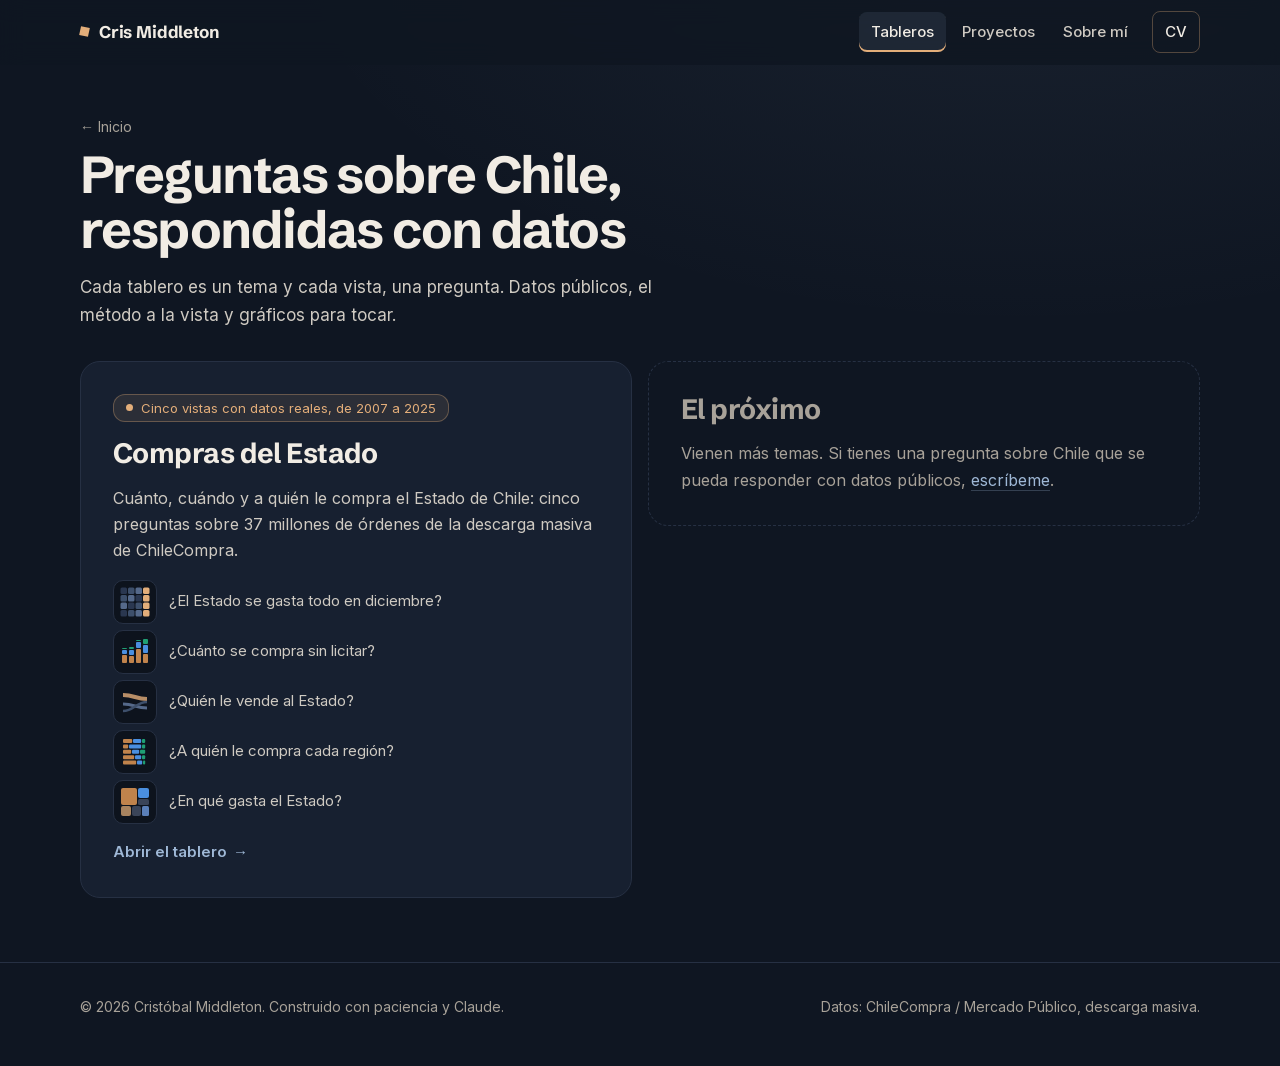
<file: tableros/index.html>
<!DOCTYPE html>
<html lang="es-CL">
<head>
  <meta charset="UTF-8">
  <meta name="viewport" content="width=device-width, initial-scale=1.0, viewport-fit=cover">
  <meta name="color-scheme" content="dark">
  <meta name="theme-color" content="#0f1622">
  <title>Tableros, Cristóbal Middleton</title>
  <meta name="description" content="Preguntas sobre Chile, respondidas con datos públicos: cada tablero con el método a la vista.">
  <link rel="canonical" href="https://cris-middleton.github.io/tableros/">
  <meta property="og:type" content="website">
  <meta property="og:locale" content="es_CL">
  <meta property="og:site_name" content="Cristóbal Middleton">
  <meta property="og:title" content="Tableros, Cristóbal Middleton">
  <meta property="og:description" content="Preguntas sobre Chile, respondidas con datos públicos: cada tablero con el método a la vista.">
  <meta property="og:url" content="https://cris-middleton.github.io/tableros/">
  <meta property="og:image" content="https://cris-middleton.github.io/images/og-compras.png?v=2026-11-11">
  <meta property="og:image:width" content="1200">
  <meta property="og:image:height" content="630">
  <meta name="twitter:card" content="summary_large_image">

  <link rel="icon" href="/favicon.svg" type="image/svg+xml">
  <link rel="icon" href="/images/favicon-32.png" type="image/png" sizes="32x32">
  <link rel="apple-touch-icon" href="/images/apple-touch-icon.png">

  <link rel="preload" href="/fonts/Inter.woff2" as="font" type="font/woff2" crossorigin>
  <link rel="preload" href="/fonts/SchibstedGrotesk.woff2" as="font" type="font/woff2" crossorigin>
  <link rel="stylesheet" href="/css/style.css?v=2026-11-10">
  <link rel="stylesheet" href="/css/tableros.css?v=2026-11-11i">
</head>
<body>
  <a class="saltar" href="#contenido">Ir al contenido</a>

  <header class="cabecera">
    <div class="contenedor">
      <a class="marca" href="/"><span class="marca-punto" aria-hidden="true"></span>Cris Middleton</a>
      <nav class="menu" aria-label="Secciones">
        <a href="/tableros/" aria-current="page">Tableros</a>
        <a class="menu-ocultable" href="/#lo-que-hago">Proyectos</a>
        <a class="menu-ocultable" href="/#sobre-mi">Sobre mí</a>
        <a class="menu-cv" href="/cv/">CV</a>
      </nav>
    </div>
  </header>

  <main id="contenido" class="contenedor">
    <section class="intro">
      <div>
        <a class="volver" href="/">← Inicio</a>
        <h1>Preguntas sobre Chile, respondidas con datos</h1>
        <p>Cada tablero es un tema y cada vista, una pregunta. Datos públicos, el método a la vista y gráficos para tocar.</p>
      </div>
    </section>

    <ul class="lista-tableros">
      <li>
        <a class="ficha" href="/tableros/compras-del-estado/">
          <span class="aviso aviso--real">Cinco vistas con datos reales, de 2007 a 2025</span>
          <h2>Compras del Estado</h2>
          <p>Cuánto, cuándo y a quién le compra el Estado de Chile: cinco preguntas sobre 37 millones de órdenes de la descarga masiva de ChileCompra.</p>
          <ul>
            <li><span class="mini" aria-hidden="true"><svg viewBox="0 0 30 30"><rect x="0.5" y="0.5" width="6.5" height="6.5" rx="1.5" fill="#2a3750"/><rect x="8.0" y="0.5" width="6.5" height="6.5" rx="1.5" fill="#3d4f6b"/><rect x="15.5" y="0.5" width="6.5" height="6.5" rx="1.5" fill="#55698a"/><rect x="23.0" y="0.5" width="6.5" height="6.5" rx="1.5" fill="#e3ae7a"/><rect x="0.5" y="8.0" width="6.5" height="6.5" rx="1.5" fill="#3d4f6b"/><rect x="8.0" y="8.0" width="6.5" height="6.5" rx="1.5" fill="#55698a"/><rect x="15.5" y="8.0" width="6.5" height="6.5" rx="1.5" fill="#2a3750"/><rect x="23.0" y="8.0" width="6.5" height="6.5" rx="1.5" fill="#e3ae7a"/><rect x="0.5" y="15.5" width="6.5" height="6.5" rx="1.5" fill="#55698a"/><rect x="8.0" y="15.5" width="6.5" height="6.5" rx="1.5" fill="#2a3750"/><rect x="15.5" y="15.5" width="6.5" height="6.5" rx="1.5" fill="#3d4f6b"/><rect x="23.0" y="15.5" width="6.5" height="6.5" rx="1.5" fill="#e3ae7a"/><rect x="0.5" y="23.0" width="6.5" height="6.5" rx="1.5" fill="#2a3750"/><rect x="8.0" y="23.0" width="6.5" height="6.5" rx="1.5" fill="#3d4f6b"/><rect x="15.5" y="23.0" width="6.5" height="6.5" rx="1.5" fill="#55698a"/><rect x="23.0" y="23.0" width="6.5" height="6.5" rx="1.5" fill="#e3ae7a"/></svg></span>¿El Estado se gasta todo en diciembre?</li>
            <li><span class="mini" aria-hidden="true"><svg viewBox="0 0 30 30"><rect x="2" y="18" width="5" height="8" rx="1" fill="#c0834c"/><rect x="2" y="13" width="5" height="4" rx="1" fill="#4a8fe0"/><rect x="2" y="11" width="5" height="1" rx="1" fill="#1f9f74"/><rect x="9" y="19" width="5" height="7" rx="1" fill="#c0834c"/><rect x="9" y="13" width="5" height="5" rx="1" fill="#4a8fe0"/><rect x="9" y="10" width="5" height="2" rx="1" fill="#1f9f74"/><rect x="16" y="12" width="5" height="14" rx="1" fill="#c0834c"/><rect x="16" y="5" width="5" height="6" rx="1" fill="#4a8fe0"/><rect x="16" y="3" width="5" height="1" rx="1" fill="#1f9f74"/><rect x="23" y="17" width="5" height="9" rx="1" fill="#c0834c"/><rect x="23" y="8" width="5" height="8" rx="1" fill="#4a8fe0"/><rect x="23" y="2" width="5" height="5" rx="1" fill="#1f9f74"/></svg></span>¿Cuánto se compra sin licitar?</li>
            <li><span class="mini" aria-hidden="true"><svg viewBox="0 0 30 30" fill="none"><path d="M3 8 C14 8 16 12 27 12" stroke="#e3ae7a" stroke-width="4" stroke-opacity=".8"/><path d="M3 17 C14 17 16 21 27 21" stroke="#55698a" stroke-width="3"/><path d="M3 24 C14 24 16 15 27 15" stroke="#3d4f6b" stroke-width="2.5"/></svg></span>¿Quién le vende al Estado?</li>
            <li><span class="mini" aria-hidden="true"><svg viewBox="0 0 30 30"><rect x="3" y="2.0" width="9.2" height="4" rx="1" fill="#c0834c"/><rect x="13" y="2.0" width="8.2" height="4" rx="1" fill="#4a8fe0"/><rect x="22" y="2.0" width="3.2" height="4" rx="1" fill="#1f9f74"/><rect x="3" y="7.4" width="5.2" height="4" rx="1" fill="#c0834c"/><rect x="9" y="7.4" width="12.2" height="4" rx="1" fill="#4a8fe0"/><rect x="22" y="7.4" width="3.2" height="4" rx="1" fill="#1f9f74"/><rect x="3" y="12.8" width="8.2" height="4" rx="1" fill="#c0834c"/><rect x="12" y="12.8" width="7.2" height="4" rx="1" fill="#4a8fe0"/><rect x="20" y="12.8" width="5.2" height="4" rx="1" fill="#1f9f74"/><rect x="3" y="18.2" width="11.2" height="4" rx="1" fill="#c0834c"/><rect x="15" y="18.2" width="6.2" height="4" rx="1" fill="#4a8fe0"/><rect x="22" y="18.2" width="3.2" height="4" rx="1" fill="#1f9f74"/><rect x="3" y="23.6" width="13.2" height="4" rx="1" fill="#c0834c"/><rect x="17" y="23.6" width="5.2" height="4" rx="1" fill="#4a8fe0"/><rect x="23" y="23.6" width="2.2" height="4" rx="1" fill="#1f9f74"/></svg></span>¿A quién le compra cada región?</li>
            <li><span class="mini" aria-hidden="true"><svg viewBox="0 0 30 30"><rect x="1" y="1" width="16" height="17" rx="2" fill="#c0834c"/><rect x="18" y="1" width="11" height="10" rx="2" fill="#4a8fe0"/><rect x="18" y="12" width="11" height="6" rx="1.5" fill="#3a4458"/><rect x="1" y="19" width="10" height="10" rx="2" fill="#a8835f"/><rect x="12" y="19" width="9" height="10" rx="2" fill="#3a4458"/><rect x="22" y="19" width="7" height="10" rx="1.5" fill="#5a7fb8"/></svg></span>¿En qué gasta el Estado?</li>
          </ul>
          <span class="flecha">Abrir el tablero <span aria-hidden="true">→</span></span>
        </a>
      </li>
      <li>
        <div class="ficha ficha--pronto">
          <h2>El próximo</h2>
          <p>Vienen más temas. Si tienes una pregunta sobre Chile que se pueda responder con datos públicos, <a class="enlace" href="mailto:cristobalimf@gmail.com">escríbeme</a>.</p>
        </div>
      </li>
    </ul>
  </main>

  <footer class="pie">
    <div class="contenedor">
      <p>© 2026 Cristóbal Middleton. Construido con paciencia y Claude.</p>
      <p>Datos: ChileCompra / Mercado Público, descarga masiva.</p>
    </div>
  </footer>

  <script src="/js/comun.js?v=2026-11-10"></script>
</body>
</html>
</file>
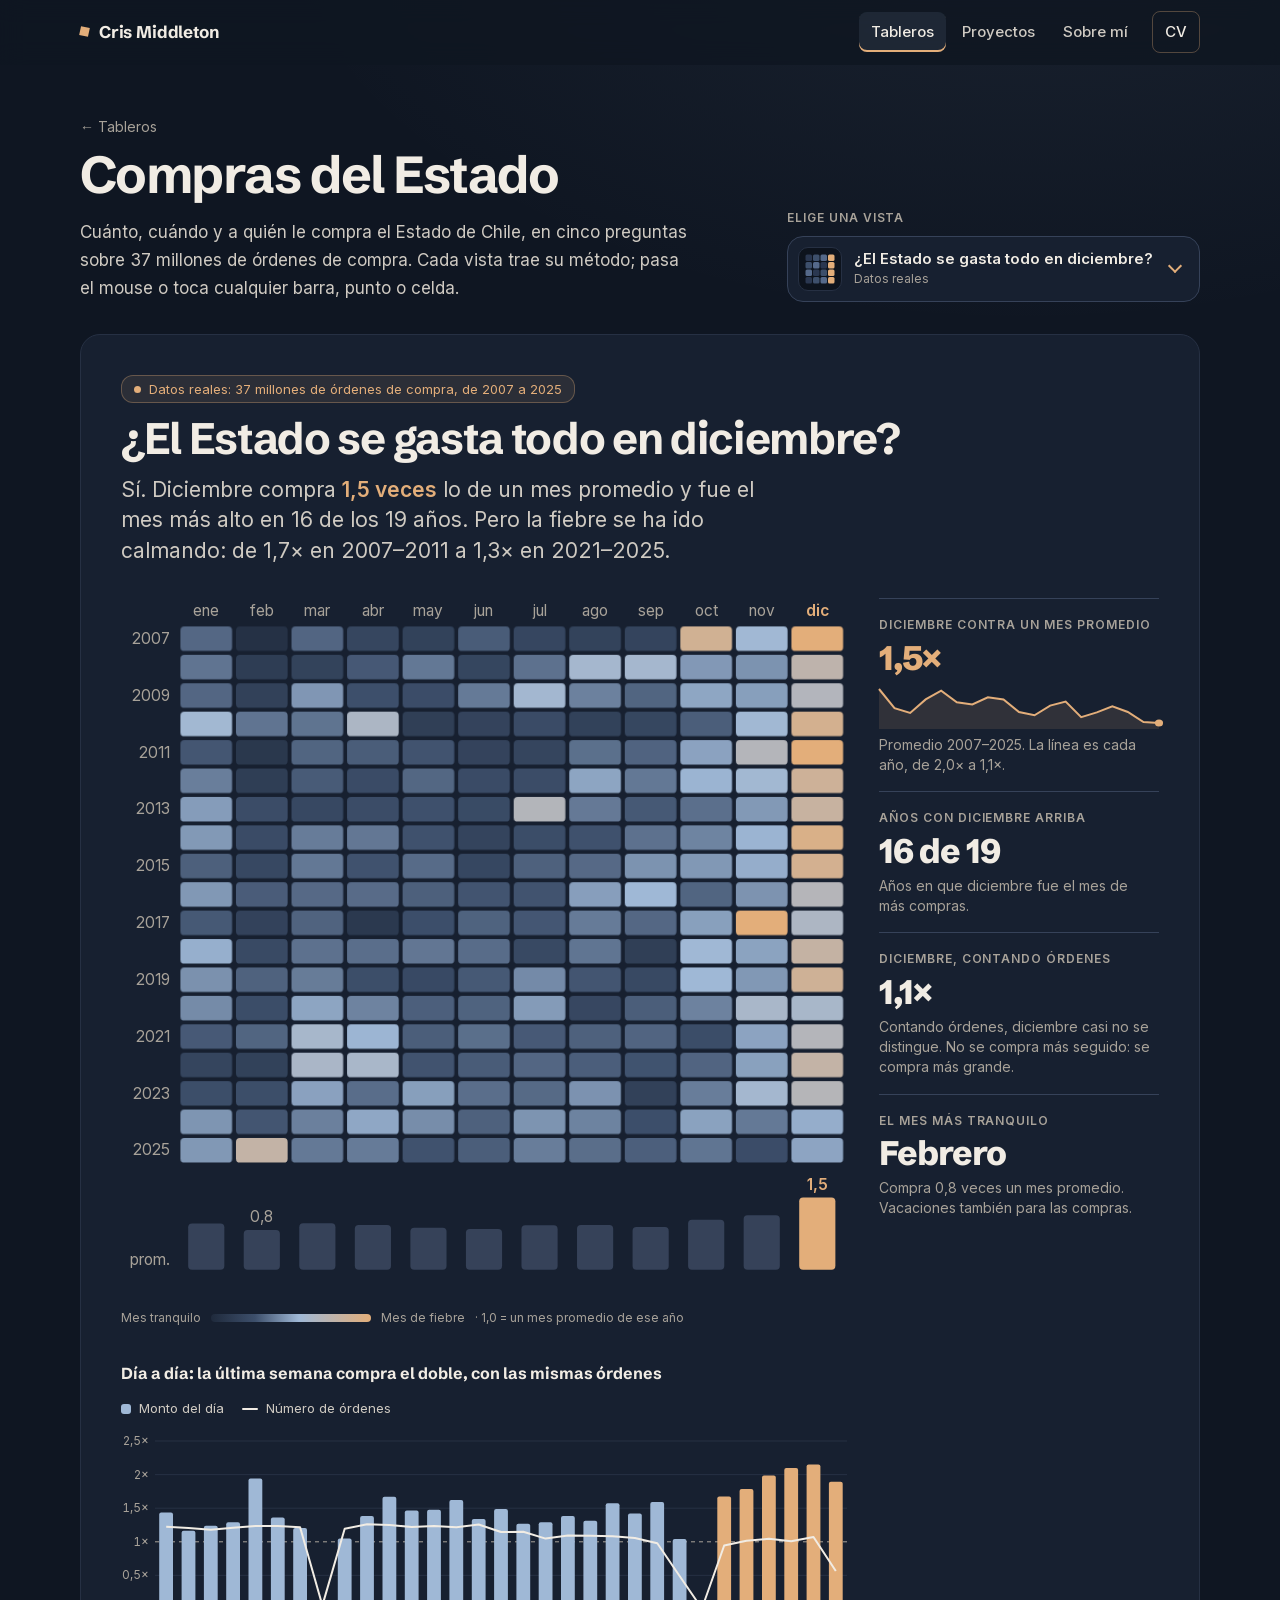
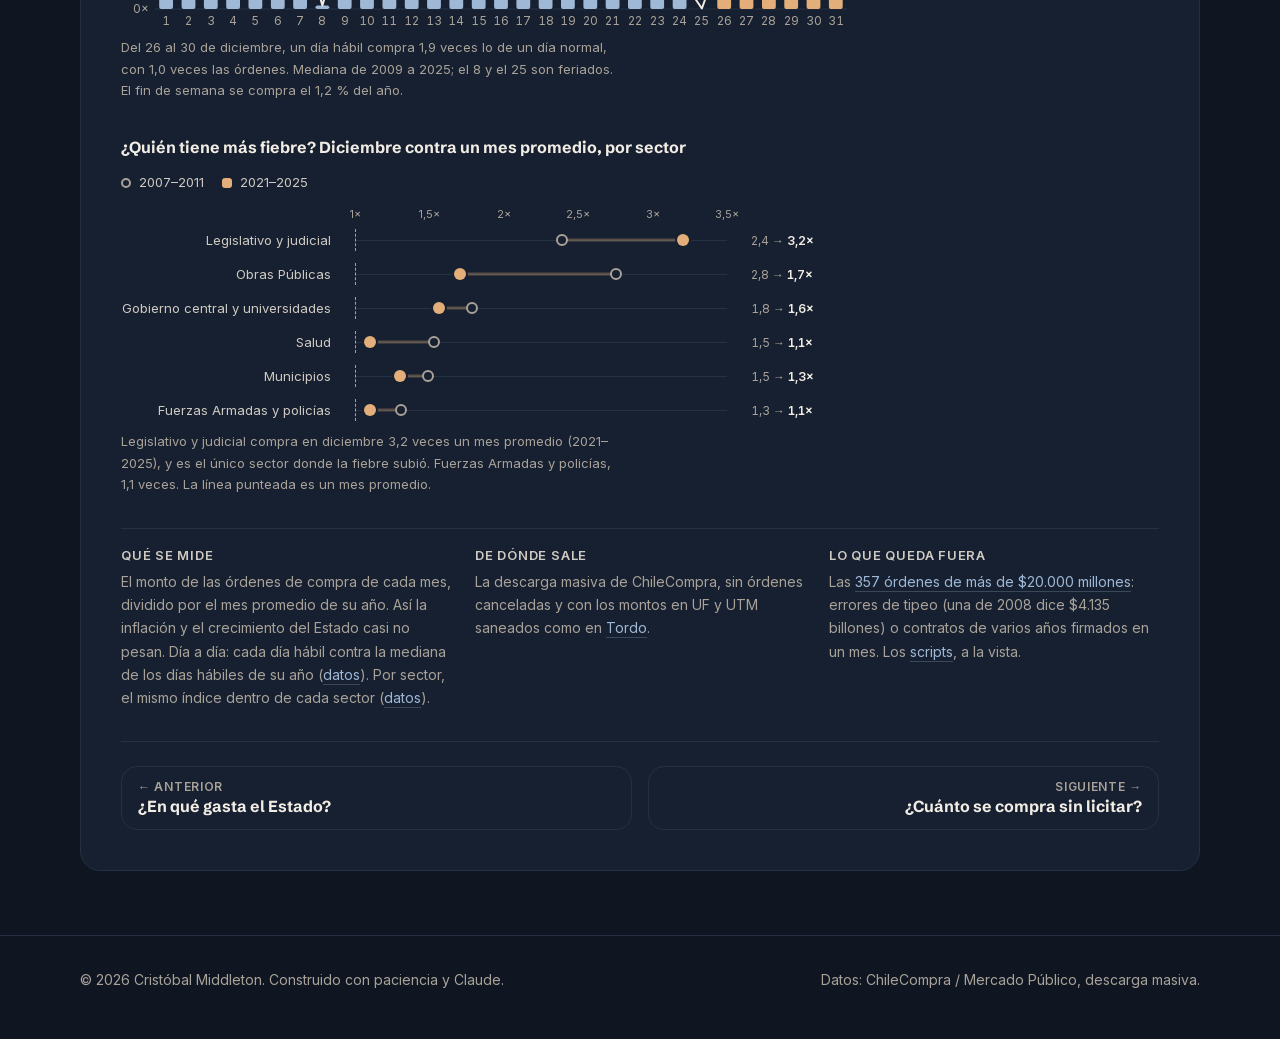
<file: tableros/compras-del-estado/index.html>
<!DOCTYPE html>
<html lang="es-CL">
<head>
  <meta charset="UTF-8">
  <meta name="viewport" content="width=device-width, initial-scale=1.0, viewport-fit=cover">
  <meta name="color-scheme" content="dark">
  <meta name="theme-color" content="#0f1622">
  <title>Compras del Estado, tableros de Cristóbal Middleton</title>
  <meta name="description" content="¿El Estado se gasta todo en diciembre? Diecinueve años de órdenes de compra de ChileCompra, mes a mes: cuánto se compra sin licitar, quién le vende, a quién le compra cada región y en qué se gasta.">
  <link rel="canonical" href="https://cris-middleton.github.io/tableros/compras-del-estado/">
  <meta property="og:type" content="website">
  <meta property="og:locale" content="es_CL">
  <meta property="og:site_name" content="Cristóbal Middleton">
  <meta property="og:title" content="Compras del Estado, tableros de Cristóbal Middleton">
  <meta property="og:description" content="Cinco preguntas sobre 37 millones de órdenes de compra de ChileCompra, de 2007 a 2025: diciembre, lo comprado sin licitar, quién le vende, las regiones y en qué se gasta.">
  <meta property="og:url" content="https://cris-middleton.github.io/tableros/compras-del-estado/">
  <meta property="og:image" content="https://cris-middleton.github.io/images/og-compras.png?v=2026-11-11">
  <meta property="og:image:width" content="1200">
  <meta property="og:image:height" content="630">
  <meta name="twitter:card" content="summary_large_image">

  <link rel="icon" href="/favicon.svg" type="image/svg+xml">
  <link rel="icon" href="/images/favicon-32.png" type="image/png" sizes="32x32">
  <link rel="apple-touch-icon" href="/images/apple-touch-icon.png">

  <link rel="preload" href="/fonts/Inter.woff2" as="font" type="font/woff2" crossorigin>
  <link rel="preload" href="/fonts/SchibstedGrotesk.woff2" as="font" type="font/woff2" crossorigin>
  <link rel="stylesheet" href="/css/style.css?v=2026-11-10">
  <link rel="stylesheet" href="/css/tableros.css?v=2026-11-11i">
</head>
<body>
  <a class="saltar" href="#contenido">Ir al contenido</a>

  <header class="cabecera">
    <div class="contenedor">
      <a class="marca" href="/"><span class="marca-punto" aria-hidden="true"></span>Cris Middleton</a>
      <nav class="menu" aria-label="Secciones">
        <a href="/tableros/" aria-current="page">Tableros</a>
        <a class="menu-ocultable" href="/#lo-que-hago">Proyectos</a>
        <a class="menu-ocultable" href="/#sobre-mi">Sobre mí</a>
        <a class="menu-cv" href="/cv/">CV</a>
      </nav>
    </div>
  </header>

  <main id="contenido" class="contenedor">
    <section class="intro">
      <div>
        <a class="volver" href="/tableros/">← Tableros</a>
        <h1>Compras del Estado</h1>
        <p>Cuánto, cuándo y a quién le compra el Estado de Chile, en cinco preguntas sobre 37 millones de órdenes de compra. Cada vista trae su método; pasa el mouse o toca cualquier barra, punto o celda.</p>
      </div>
      <div class="selector">
        <span class="etq-sel" id="etq-sel">Elige una vista</span>
        <div class="desplegable" id="desplegable">
          <button type="button" class="desp-boton" id="desp-boton" aria-haspopup="listbox" aria-expanded="false" aria-labelledby="etq-sel desp-titulo">
            <span class="mini" id="desp-mini" aria-hidden="true"></span>
            <span class="desp-texto"><b id="desp-titulo"></b><small id="desp-estado"></small></span>
            <span class="desp-flecha" aria-hidden="true"></span>
          </button>
          <ul class="desp-lista" id="desp-lista" role="listbox" tabindex="-1" aria-labelledby="etq-sel" hidden></ul>
        </div>
      </div>
    </section>

    <!-- Vista 1 -->
    <section class="vista" id="v-diciembre" aria-labelledby="h-fiebre">
      <div class="lamina">
        <div class="lamina-cabeza">
          <span class="aviso aviso--real">Datos reales: 37 millones de órdenes de compra, de 2007 a 2025</span>
          <h2 id="h-fiebre">¿El Estado se gasta todo en diciembre?</h2>
          <p class="respuesta" id="respuesta"></p>
        </div>
        <div class="cuerpo">
          <div>
            <div class="lienzo-calor" id="calor"></div>
            <p class="desliza" id="desliza" hidden>Desliza para ver todos los meses <span aria-hidden="true">→</span></p>
            <div class="escala"><span>Mes tranquilo</span><i aria-hidden="true"></i><span>Mes de fiebre</span><span>· 1,0 = un mes promedio de ese año</span></div>
            <figure class="sl-figura dic-dias">
              <figcaption class="sl-titulo">Día a día: la última semana compra el doble, con las mismas órdenes</figcaption>
              <ul class="leyenda" aria-label="Series">
                <li><i style="--c:#9fb8d6"></i>Monto del día</li>
                <li><i class="raya"></i>Número de órdenes</li>
              </ul>
              <div class="lienzo-barras" id="dic-dias"></div>
              <p class="sl-nota" id="dic-dias-nota"></p>
            </figure>
            <figure class="sl-figura dic-dias">
              <figcaption class="sl-titulo">¿Quién tiene más fiebre? Diciembre contra un mes promedio, por sector</figcaption>
              <ul class="leyenda" aria-label="Tramos">
                <li><i class="aro"></i>2007–2011</li>
                <li><i style="--c:#e3ae7a"></i>2021–2025</li>
              </ul>
              <div class="pesas" id="dic-sectores"></div>
              <p class="sl-nota" id="dic-sectores-nota"></p>
            </figure>
          </div>
          <div class="indicadores">
            <div class="indicador">
              <span class="etiqueta">Diciembre contra un mes promedio</span>
              <span class="cifra cifra--cobre" id="i-veces"></span>
              <svg id="i-linea" viewBox="0 0 240 46" preserveAspectRatio="none" aria-hidden="true"></svg>
              <p id="i-veces-nota"></p>
            </div>
            <div class="indicador">
              <span class="etiqueta">Años con diciembre arriba</span>
              <span class="cifra" id="i-anios"></span>
              <p>Años en que diciembre fue el mes de más compras.</p>
            </div>
            <div class="indicador">
              <span class="etiqueta">Diciembre, contando órdenes</span>
              <span class="cifra" id="i-ordenes"></span>
              <p id="i-ordenes-nota"></p>
            </div>
            <div class="indicador">
              <span class="etiqueta">El mes más tranquilo</span>
              <span class="cifra" id="i-tranquilo"></span>
              <p id="i-tranquilo-nota"></p>
            </div>
          </div>
        </div>
        <div class="metodo">
          <div><b>Qué se mide</b>El monto de las órdenes de compra de cada mes, dividido por el mes promedio de su año. Así la inflación y el crecimiento del Estado casi no pesan. Día a día: cada día hábil contra la mediana de los días hábiles de su año (<a class="enlace" href="datos/dias.json">datos</a>). Por sector, el mismo índice dentro de cada sector (<a class="enlace" href="datos/sectores.json">datos</a>).</div>
          <div><b>De dónde sale</b>La descarga masiva de ChileCompra, sin órdenes canceladas y con los montos en UF y UTM saneados como en <a class="enlace" href="https://github.com/cris-middleton/tordo">Tordo</a>.</div>
          <div><b>Lo que queda fuera</b>Las <a class="enlace" href="datos/diciembre.json">357 órdenes de más de $20.000 millones</a>: errores de tipeo (una de 2008 dice $4.135 billones) o contratos de varios años firmados en un mes. Los <a class="enlace" href="https://github.com/cris-middleton/cris-middleton.github.io/tree/main/tableros/compras-del-estado/datos">scripts</a>, a la vista.</div>
        </div>
      </div>
    </section>

    <!-- Vista 2 -->
    <section class="vista" id="v-quien-le-vende" aria-labelledby="h-vende" hidden>
      <div class="lamina">
        <div class="lamina-cabeza">
          <span class="aviso aviso--real">Datos reales: todos los proveedores, de 2007 a 2025</span>
          <h2 id="h-vende">¿Quién le vende al Estado?</h2>
          <p class="respuesta" id="qv-respuesta"></p>
        </div>
        <div class="cuerpo">
          <div class="sl-graficos">
            <figure class="sl-figura">
              <figcaption class="sl-titulo" id="qv-titulo-top"></figcaption>
              <p class="sl-nota">Cada línea es lo que vendió cada año, en pesos de ese año, con su propia escala.</p>
              <ol class="top-prov" id="qv-top"></ol>
            </figure>
            <figure class="sl-figura">
              <figcaption class="sl-titulo" id="qv-titulo-org"></figcaption>
              <p class="sl-nota">Cada punto es un organismo. A la derecha, los que más compran; arriba, los que más dependen de pocos proveedores.</p>
              <div class="lienzo-puntos" id="qv-puntos"></div>
            </figure>
          </div>
          <div class="indicadores">
            <div class="indicador">
              <span class="etiqueta" id="qv-prov-etq"></span>
              <span class="cifra" id="qv-prov"></span>
              <p id="qv-prov-nota"></p>
            </div>
            <div class="indicador">
              <span class="etiqueta">Personas naturales</span>
              <span class="cifra cifra--cobre" id="qv-personas"></span>
              <svg id="qv-linea" viewBox="0 0 240 46" preserveAspectRatio="none" aria-hidden="true"></svg>
              <p id="qv-personas-nota"></p>
            </div>
            <div class="indicador">
              <span class="etiqueta">Un organismo típico</span>
              <span class="cifra" id="qv-tipico"></span>
              <p id="qv-tipico-nota"></p>
            </div>
            <div class="indicador">
              <span class="etiqueta">El mercado con dueño</span>
              <span class="cifra" id="qv-duenio"></span>
              <p id="qv-duenio-nota"></p>
            </div>
          </div>
        </div>
        <div class="metodo">
          <div><b>Qué se mide</b>Lo que cada proveedor vendió en órdenes de compra, sin las canceladas. Un proveedor es su RUT: el que más se repite en sus órdenes, porque algunas traen RUT mal escritos.</div>
          <div><b>Quién no aparece</b>Las personas naturales (RUT bajo 50 millones) cuentan, pero sus nombres no se publican. Los nombres de esta página son de empresas y están revisados a mano.</div>
          <div><b>Lo que queda fuera</b>Las mismas órdenes de más de $20.000 millones. En el gráfico de organismos, los que compraron menos de $1.000 millones entre 2023 y 2025. <a class="enlace" href="datos/quien-vende.json">Los datos</a>.</div>
        </div>
      </div>
    </section>

    <!-- Vista 3 -->
    <section class="vista" id="v-trato-directo" aria-labelledby="h-trato" hidden>
      <div class="lamina">
        <div class="lamina-cabeza">
          <span class="aviso aviso--real">Datos reales: lo comprado sin licitación, de 2007 a 2025</span>
          <h2 id="h-trato">¿Cuánto se compra sin licitar?</h2>
          <p class="respuesta" id="sl-respuesta"></p>
        </div>
        <div class="cuerpo">
          <div class="sl-graficos">
            <figure class="sl-figura">
              <figcaption class="sl-titulo">Parte del gasto de cada año que no pasó por licitación</figcaption>
              <ul class="leyenda" aria-label="Formas de compra sin licitar">
                <li><i style="--c:#c0834c"></i>Trato directo por emergencia</li>
                <li><i style="--c:#4a8fe0"></i>Trato directo por otras causales</li>
                <li><i style="--c:#1f9f74"></i>Compra ágil</li>
              </ul>
              <div class="lienzo-barras" id="sl-barras"></div>
            </figure>
            <figure class="sl-figura">
              <figcaption class="sl-titulo">Contando órdenes: la compra ágil reemplazó al convenio marco</figcaption>
              <ul class="leyenda" aria-label="Formas de compra">
                <li><i style="--c:#d95926"></i>Convenio marco</li>
                <li><i style="--c:#1f9f74"></i>Compra ágil</li>
                <li><i style="--c:#4a8fe0"></i>Trato directo</li>
                <li><i class="raya raya--gris"></i>Licitación</li>
              </ul>
              <div class="lienzo-barras" id="sl-lineas"></div>
              <p class="sl-nota" id="sl-lineas-nota"></p>
            </figure>
            <figure class="sl-figura">
              <figcaption class="sl-titulo">Quién compró en la emergencia</figcaption>
              <p class="sl-nota">Los cinco organismos que más compraron por trato directo de emergencia en cada año, y su parte del total.</p>
              <div class="emergencias" id="sl-emergencias"></div>
            </figure>
            <figure class="sl-figura">
              <figcaption class="sl-titulo" id="sl-titulo-org"></figcaption>
              <ol class="ranking" id="sl-ranking"></ol>
            </figure>
          </div>
          <div class="indicadores">
            <div class="indicador">
              <span class="etiqueta" id="sl-ultimo-etq"></span>
              <span class="cifra cifra--cobre" id="sl-ultimo"></span>
              <svg id="sl-linea" viewBox="0 0 240 46" preserveAspectRatio="none" aria-hidden="true"></svg>
              <p id="sl-ultimo-nota"></p>
            </div>
            <div class="indicador">
              <span class="etiqueta">Por emergencia, el año más alto</span>
              <span class="cifra" id="sl-emergencia"></span>
              <p id="sl-emergencia-nota"></p>
            </div>
            <div class="indicador">
              <span class="etiqueta">Salud, sin licitar</span>
              <span class="cifra" id="sl-salud"></span>
              <p id="sl-salud-nota"></p>
            </div>
            <div class="indicador">
              <span class="etiqueta">La mitad, en pocos organismos</span>
              <span class="cifra" id="sl-mitad"></span>
              <p id="sl-mitad-nota"></p>
            </div>
          </div>
        </div>
        <div class="metodo">
          <div><b>Qué se mide</b>La parte del monto de cada año que se compró por trato directo o por compra ágil. El convenio marco cuenta como licitado: lo licita ChileCompra una vez para todos.</div>
          <div><b>De dónde sale</b>La misma descarga de diciembre. Hasta 2013 el trato directo venía en el tipo de orden; después, en una marca con su causal, y desde diciembre de 2024, en la ficha que pide la ley 21.634.</div>
          <div><b>Lo que queda fuera</b>Las mismas órdenes de más de $20.000 millones. Las órdenes «para informar», compras que la ley deja fuera, no cuentan como sin licitar. <a class="enlace" href="datos/sin-licitar.json">Los datos</a>, con los 1.177 organismos.</div>
        </div>
      </div>
    </section>
    <!-- Vista 4 -->
    <section class="vista" id="v-regiones" aria-labelledby="h-regiones" hidden>
      <div class="lamina">
        <div class="lamina-cabeza">
          <span class="aviso aviso--real">Datos reales: el comprador y el proveedor de cada orden, de 2009 a 2025</span>
          <h2 id="h-regiones">¿A quién le compra cada región?</h2>
          <p class="respuesta" id="rg-respuesta"></p>
        </div>
        <div class="cuerpo">
          <div class="sl-graficos">
            <figure class="sl-figura">
              <figcaption class="sl-titulo" id="rg-titulo-barras"></figcaption>
              <ul class="leyenda" aria-label="De dónde es el proveedor">
                <li><i style="--c:#c0834c"></i>De la misma región</li>
                <li><i style="--c:#4a8fe0"></i>De Santiago</li>
                <li><i style="--c:#1f9f74"></i>De otra región</li>
              </ul>
              <div class="lienzo-regiones" id="rg-barras"></div>
            </figure>
            <figure class="sl-figura">
              <figcaption class="sl-titulo">Quién le compra a quién</figcaption>
              <p class="sl-nota">Cada fila es la región que compra y suma 100&nbsp;%; cada columna, la región del proveedor. La diagonal es lo que se queda en casa.</p>
              <div class="lienzo-matriz" id="rg-matriz"></div>
            </figure>
          </div>
          <div class="indicadores">
            <div class="indicador">
              <span class="etiqueta">Se queda en la región</span>
              <span class="cifra cifra--cobre" id="rg-local"></span>
              <svg id="rg-linea" viewBox="0 0 240 46" preserveAspectRatio="none" aria-hidden="true"></svg>
              <p id="rg-local-nota"></p>
            </div>
            <div class="indicador">
              <span class="etiqueta">La más local</span>
              <span class="cifra" id="rg-mas"></span>
              <p id="rg-mas-nota"></p>
            </div>
            <div class="indicador">
              <span class="etiqueta">La que más le compra a Santiago</span>
              <span class="cifra" id="rg-rm"></span>
              <p id="rg-rm-nota"></p>
            </div>
            <div class="indicador">
              <span class="etiqueta">Santiago</span>
              <span class="cifra" id="rg-stgo"></span>
              <p id="rg-stgo-nota"></p>
            </div>
          </div>
        </div>
        <div class="metodo">
          <div><b>Qué se mide</b>El monto de cada orden según la región del organismo que compra y la del proveedor que vende. Las barras y la matriz son de 2023 a 2025; la línea, de 2009 en adelante.</div>
          <div><b>Ojo con la dirección</b>La región del proveedor es la de su ficha en Mercado Público, que en las empresas grandes suele ser la casa matriz: comprarle a una cadena nacional cuenta como comprarle a Santiago aunque entregue una sucursal.</div>
          <div><b>Lo que queda fuera</b>Antes de 2009 la región venía vacía. Ñuble aparece desde que es región (2018). Todo se calcula sobre las órdenes con región del proveedor conocida (el 94&nbsp;% del monto entre 2023 y 2025). <a class="enlace" href="datos/regiones.json">Los datos</a>.</div>
        </div>
      </div>
    </section>
    <!-- Vista 5 -->
    <section class="vista" id="v-rubros" aria-labelledby="h-rubros" hidden>
      <div class="lamina">
        <div class="lamina-cabeza">
          <span class="aviso aviso--real">Datos reales: cada línea de cada orden, de 2007 a 2025</span>
          <h2 id="h-rubros">¿En qué gasta el Estado?</h2>
          <p class="respuesta" id="ru-respuesta"></p>
        </div>
        <div class="cuerpo">
          <div class="sl-graficos">
            <figure class="sl-figura">
              <figcaption class="sl-titulo" id="ru-titulo-mapa"></figcaption>
              <div class="escala escala--divergente"><span>Perdió peso</span><i aria-hidden="true"></i><span>Ganó peso</span><span id="ru-escala-nota"></span></div>
              <div class="lienzo-mapa" id="ru-mapa"></div>
            </figure>
            <figure class="sl-figura">
              <figcaption class="sl-titulo" id="ru-titulo-cambio"></figcaption>
              <p class="sl-nota">Puntos de la torta del gasto que ganó o perdió cada rubro.</p>
              <div class="cambios" id="ru-cambios"></div>
            </figure>
          </div>
          <div class="indicadores">
            <div class="indicador">
              <span class="etiqueta" id="ru-salud-etq"></span>
              <span class="cifra cifra--cobre" id="ru-salud"></span>
              <svg id="ru-linea" viewBox="0 0 240 46" preserveAspectRatio="none" aria-hidden="true"></svg>
              <p id="ru-salud-nota"></p>
            </div>
            <div class="indicador">
              <span class="etiqueta">La basura</span>
              <span class="cifra" id="ru-basura"></span>
              <p id="ru-basura-nota"></p>
            </div>
            <div class="indicador">
              <span class="etiqueta">Construcción</span>
              <span class="cifra" id="ru-constr"></span>
              <p id="ru-constr-nota"></p>
            </div>
            <div class="indicador">
              <span class="etiqueta">El papel se va</span>
              <span class="cifra" id="ru-impresos"></span>
              <p id="ru-impresos-nota"></p>
            </div>
          </div>
        </div>
        <div class="metodo">
          <div><b>Qué se mide</b>La parte de cada rubro en el gasto de cada año, para que la inflación no pese. El monto de una orden se reparte entre sus líneas, así que una orden con ítems de varios rubros cuenta en cada uno lo suyo.</div>
          <div><b>De dónde sale</b>El rubro del catálogo de ChileCompra (el primer nivel), con nombres cortos. «Salud» junta medicamentos, equipos e insumos médicos y servicios de salud.</div>
          <div><b>Lo que queda fuera</b>Las mismas órdenes de más de $20.000 millones. «Sin rubro» y «Obras Minvu» no existían en 2010–2012 y no se comparan. <a class="enlace" href="datos/rubros.json">Los datos</a>.</div>
        </div>
      </div>
    </section>
  </main>

  <footer class="pie">
    <div class="contenedor">
      <p>© 2026 Cristóbal Middleton. Construido con paciencia y Claude.</p>
      <p>Datos: ChileCompra / Mercado Público, descarga masiva.</p>
    </div>
  </footer>

  <script src="/js/comun.js?v=2026-11-10"></script>
  <script src="/js/compras-del-estado.js?v=2026-11-11i"></script>
</body>
</html>
</file>
<file: css/style.css>
/* Lo común a todas las páginas. Cada una suma su hoja: portada.css, cv.css, tableros.css. */

/* Inter, autoalojada (fonts/OFL.txt). */
@font-face {
  font-family: 'Inter';
  font-style: normal;
  font-weight: 100 900;
  font-display: swap;
  src: url('../fonts/Inter.woff2') format('woff2');
}
/* Schibsted Grotesk, autoalojada (fonts/OFL-SchibstedGrotesk.txt): títulos y cifras. */
@font-face {
  font-family: 'Schibsted Grotesk';
  font-style: normal;
  font-weight: 400 900;
  font-display: swap;
  src: url('../fonts/SchibstedGrotesk.woff2') format('woff2');
}

/* ------------------------------------------------------------------
   Tokens. Paleta «tinta y cobre»: navy oscuro y poco saturado, marfil
   para los títulos, azul acero para lo que se pulsa y las herramientas,
   cobre para las cifras. Todo el texto pasa WCAG AA sobre su fondo.
   Espacios en una escala de 4 y 8 px.
   ------------------------------------------------------------------ */
:root {
  color-scheme: dark;
  --fondo: #0f1622;
  --superficie: #172030;
  --superficie-2: #1d2739;
  --hundido: #0d131d;
  --borde: #263043;
  --borde-2: #364259;

  --tinta: #f1ece4;
  --texto: #cfcac2;
  --tenue: #a8a299;

  --acero: #9fb8d6;
  --acero-claro: #c2d2e6;
  --acero-velo: rgba(159, 184, 214, 0.10);
  --acero-linea: rgba(159, 184, 214, 0.26);

  --cobre: #e3ae7a;
  --cobre-velo: rgba(227, 174, 122, 0.10);
  --cobre-linea: rgba(227, 174, 122, 0.32);

  --f-titulo: 'Schibsted Grotesk', 'Inter', system-ui, sans-serif;
  --f-texto: 'Inter', -apple-system, BlinkMacSystemFont, 'Segoe UI', sans-serif;

  --e-1: 4px; --e-2: 8px; --e-3: 12px; --e-4: 16px; --e-5: 24px;
  --e-6: 32px; --e-7: 48px; --e-8: 64px; --e-9: 96px;

  --radio-1: 8px; --radio-2: 12px; --radio-3: 16px; --radio-4: 20px;

  --ancho: 1120px;
  --curva: cubic-bezier(0.2, 0.7, 0.2, 1);
}

* { box-sizing: border-box; margin: 0; padding: 0; }
html { scroll-behavior: smooth; scroll-padding-top: 88px; }
html, body { overflow-x: clip; }

body {
  font-family: var(--f-texto);
  font-size: 16px;
  line-height: 1.65;
  color: var(--texto);
  background-color: var(--fondo);
  background-image: radial-gradient(1100px 640px at 80% -120px, rgba(159, 184, 214, 0.08), transparent 70%);
  background-repeat: no-repeat;
  min-height: 100vh;
  -webkit-font-smoothing: antialiased;
  font-feature-settings: 'cv11', 'ss01';
}
/* En el iPhone con la barra arriba, la franja del notch no deja ver lo que pasa por debajo */
body::before { content: ''; position: fixed; inset: 0 0 auto; height: env(safe-area-inset-top, 0px); z-index: 200; background: var(--fondo); }

h1, h2, h3, .marca, .cifra, .cifra-dato { font-family: var(--f-titulo); color: var(--tinta); text-wrap: balance; }
/* Sin palabras huérfanas al final de un párrafo */
p, li { text-wrap: pretty; }
/* En Schibsted, las cifras tabulares le dan ancho de dígito al punto de los miles («1 . 140») */
.cifra, .cifra-dato { font-variant-numeric: normal !important; }

img, svg, canvas { display: block; max-width: 100%; }
a { color: inherit; }
b, strong { font-weight: 600; color: var(--tinta); }

:focus-visible { outline: 2px solid var(--acero); outline-offset: 3px; border-radius: 4px; }

.contenedor {
  max-width: calc(var(--ancho) + 48px);
  margin: 0 auto;
  padding-left: max(24px, env(safe-area-inset-left, 0px));
  padding-right: max(24px, env(safe-area-inset-right, 0px));
}

/* Saltar al contenido: invisible hasta recibir el foco */
.saltar { position: absolute; left: -9999px; top: 0; }
.saltar:focus {
  left: var(--e-4); top: var(--e-4); z-index: 3000;
  background: var(--superficie-2); color: var(--tinta);
  padding: var(--e-2) var(--e-4); border-radius: var(--radio-1); border: 1px solid var(--acero-linea);
}

/* ------------------------------------------------------------------
   Cabecera
   ------------------------------------------------------------------ */
.cabecera {
  position: sticky;
  top: env(safe-area-inset-top, 0px);
  z-index: 100;
  background: rgba(15, 22, 34, 0.82);
  backdrop-filter: blur(12px);
  -webkit-backdrop-filter: blur(12px);
  border-bottom: 1px solid transparent;
  transition: border-color 0.2s;
}
.cabecera.con-borde { border-bottom-color: var(--borde); }
.cabecera .contenedor { display: flex; align-items: center; justify-content: space-between; gap: var(--e-4); height: 64px; }

.marca {
  font-size: 17px; font-weight: 700; letter-spacing: -0.01em; white-space: nowrap;
  text-decoration: none; display: inline-flex; align-items: center; gap: 10px;
}
.marca-punto { width: 9px; height: 9px; background: var(--cobre); transform: rotate(12deg); flex-shrink: 0; }

.menu { display: flex; align-items: center; gap: var(--e-1); }
.menu a {
  text-decoration: none; color: var(--texto); font-size: 15px; font-weight: 500;
  padding: 8px 12px; border-radius: var(--radio-1); transition: background-color 0.15s, color 0.15s;
}
.menu a:hover { color: var(--tinta); background: var(--acero-velo); }
/* La página actual: fondo y una línea cobre abajo */
.menu a[aria-current='page'] { color: var(--tinta); background: var(--acero-velo); box-shadow: inset 0 -2px 0 var(--cobre); }
.menu .menu-cv { border: 1px solid var(--cobre-linea); color: var(--tinta); margin-left: var(--e-2); }
.menu .menu-cv:hover, .menu .menu-cv[aria-current='page'] { background: var(--cobre-velo); border-color: var(--cobre); box-shadow: none; }

/* ------------------------------------------------------------------
   Botones y enlaces
   ------------------------------------------------------------------ */
.boton {
  display: inline-flex; align-items: center; gap: 10px; min-height: 44px; padding: 0 18px;
  border-radius: var(--radio-2); border: 1px solid var(--borde-2); background: var(--superficie);
  color: var(--tinta); font: 600 15px/1 var(--f-texto); text-decoration: none; cursor: pointer;
  transition: transform 0.2s var(--curva), border-color 0.2s, background-color 0.2s;
}
.boton:hover { transform: translateY(-2px); border-color: var(--acero-linea); background: var(--superficie-2); }
.boton svg { width: 17px; height: 17px; flex-shrink: 0; color: var(--acero); }
.boton--cobre { border-color: var(--cobre-linea); background: var(--cobre-velo); }
.boton--cobre:hover { border-color: var(--cobre); background: rgba(227, 174, 122, 0.16); }
.boton--cobre svg { color: var(--cobre); }
.boton .idioma { color: var(--tenue); font-weight: 500; }

.enlace {
  color: var(--acero); text-decoration: underline; text-decoration-color: var(--acero-linea);
  text-decoration-thickness: 1px; text-underline-offset: 4px; transition: color 0.15s, text-decoration-color 0.15s;
}
.enlace:hover { color: var(--acero-claro); text-decoration-color: currentColor; }

.flecha { display: inline-flex; align-items: center; gap: 6px; color: var(--acero); font-weight: 600; font-size: 15px; text-decoration: none; }
.flecha span { transition: transform 0.2s var(--curva); }
.flecha:hover { color: var(--acero-claro); }
.flecha:hover span { transform: translateX(4px); }

.etiqueta { font-size: 12px; font-weight: 600; letter-spacing: 0.08em; text-transform: uppercase; color: var(--tenue); }
.cifra-dato { color: var(--cobre); font-weight: 600; white-space: nowrap; }

/* Los puntos de las i son cuadrados del ancho del palo, en el color del nombre.
   La letra es una ı sin punto. Las medidas salen de Schibsted Grotesk en 800
   (palo de 350 de 2048 unidades, altura x 1080). El de Middleton es el de
   PixelFrame: en cobre y girado 23° hacia la derecha, como una cursiva. Es un SVG
   con currentColor porque el modo oscuro de Samsung Internet respeta el color del
   texto y oscurece los fondos. */
.i-pixel { position: relative; }
.i-pixel-punto {
  position: absolute;
  left: 0.0650em;
  top: 0.2056em;
  width: 0.1711em;
  height: 0.1711em;
  color: var(--tinta);
}
.i-pixel--cobre .i-pixel-punto { color: var(--cobre); transform: rotate(23.09deg); }

/* Avisos: «datos de ejemplo» en cobre, «en construcción» en acero */
.aviso {
  justify-self: start; max-width: 100%;
  display: inline-flex; align-items: center; gap: 8px; font-size: 13px; line-height: 1.4;
  border-radius: var(--radio-2); padding: 4px 12px;
}
.aviso--ejemplo { color: var(--cobre); border: 1px dashed var(--cobre-linea); background: var(--cobre-velo); }
.aviso--real { color: var(--cobre); border: 1px solid var(--cobre-linea); background: var(--cobre-velo); }
.aviso--real::before { content: ''; width: 7px; height: 7px; border-radius: 50%; background: var(--cobre); flex-shrink: 0; }
.aviso--obra { color: var(--acero); border: 1px dashed var(--acero-linea); background: var(--acero-velo); }

/* ------------------------------------------------------------------
   Secciones y piezas comunes
   ------------------------------------------------------------------ */
.seccion { padding-block: var(--e-8); border-top: 1px solid var(--borde); }
.titulo-seccion { display: flex; flex-direction: column; align-items: flex-start; gap: var(--e-2); margin-bottom: var(--e-6); }
.titulo-seccion h2 { font-size: clamp(30px, 4vw, 40px); letter-spacing: -0.025em; line-height: 1.1; }
.titulo-seccion p { color: var(--tenue); font-size: 16px; max-width: 60ch; text-wrap: balance; }

.chips { list-style: none; display: flex; flex-wrap: wrap; gap: 6px; }
.chips li {
  font-size: 13px; font-weight: 500; line-height: 1; padding: 7px 10px; border-radius: 999px;
  color: var(--acero-claro); background: var(--acero-velo); border: 1px solid var(--acero-linea);
}

/* ------------------------------------------------------------------
   Pie
   ------------------------------------------------------------------ */
.pie { border-top: 1px solid var(--borde); padding-block: var(--e-6) var(--e-7); color: var(--tenue); font-size: 14px; }
.pie .contenedor { display: flex; justify-content: space-between; gap: var(--e-4); flex-wrap: wrap; }
.pie a { color: var(--tenue); }
.pie a:hover { color: var(--texto); }

/* 404 */
.pagina-404 main { padding-block: var(--e-9); }
.pagina-404 h1 { font-size: clamp(36px, 5vw, 52px); letter-spacing: -0.03em; line-height: 1.05; margin-bottom: var(--e-4); }
.pagina-404 p { font-size: 18px; margin-bottom: var(--e-6); }
.pagina-404 .acciones { display: flex; flex-wrap: wrap; gap: var(--e-3); }

@media (max-width: 640px) {
  .menu a { padding: 8px; font-size: 14px; }
  .menu .menu-ocultable { display: none; }
}
@media (max-width: 560px) {
  .contenedor {
    padding-left: max(16px, env(safe-area-inset-left, 0px));
    padding-right: max(16px, env(safe-area-inset-right, 0px));
  }
  .seccion { padding-block: var(--e-7); }
  .titulo-seccion { margin-bottom: var(--e-5); }
}

@media (prefers-reduced-motion: reduce) {
  *, *::before, *::after { animation-duration: 0.01ms !important; animation-iteration-count: 1 !important; transition-duration: 0.01ms !important; }
  html { scroll-behavior: auto; }
  .boton:hover { transform: none; }
}
</file>
<file: css/portada.css>
/* La portada: quién soy y el mosaico arriba, «Lo que hago» en cuatro piezas, «Sobre mí» abajo.
   Todo cuelga de la misma grilla de seis columnas: presentación 3/3, piezas 4/2 y 3/3,
   «Sobre mí» 3/3. Así las columnas de la derecha caen en la misma línea. Se apila bajo 900 px. */

/* ---------- Presentación ---------- */
.portada { position: relative; display: grid; grid-template-columns: repeat(6, minmax(0, 1fr)); column-gap: var(--e-4); row-gap: var(--e-7); align-items: center; padding-block: var(--e-8) var(--e-9); }
.portada > div:first-child, .portada > .cuadro { grid-column: span 3; }
.portada > div:first-child { padding-right: var(--e-6); }
.quien { display: flex; align-items: center; gap: var(--e-4); margin-bottom: var(--e-5); }
.foto { width: 64px; height: 64px; border-radius: 50%; object-fit: cover; border: 2px solid var(--borde-2); flex-shrink: 0; }
.quien p { color: var(--tenue); font-size: 15px; line-height: 1.45; }
.quien p b { color: var(--texto); font-weight: 500; }
.ahora { display: inline-flex; align-items: center; gap: 8px; }
.ahora::before { content: ''; width: 8px; height: 8px; border-radius: 50%; background: var(--cobre); flex-shrink: 0; animation: latido 2.4s ease-out 4; }
@keyframes latido { 0% { box-shadow: 0 0 0 0 rgba(227, 174, 122, 0.45); } 70%, 100% { box-shadow: 0 0 0 10px rgba(227, 174, 122, 0); } }

h1.nombre { font-size: clamp(42px, 6vw, 68px); line-height: 1.02; letter-spacing: -0.035em; font-weight: 800; margin-bottom: var(--e-5); cursor: default; }
h1.nombre .apellido2 { display: block; }
.letra-m { display: inline-block; }
.bajada { font-size: clamp(19px, 2.1vw, 23px); line-height: 1.4; color: var(--tinta); font-weight: 500; margin-bottom: var(--e-5); }
.bajada span { display: block; color: var(--tenue); font-weight: 400; }
.bio { max-width: 54ch; font-size: 17px; margin-bottom: var(--e-6); }
.acciones { display: flex; flex-wrap: wrap; gap: var(--e-3); margin-bottom: var(--e-4); }
.redes { display: flex; flex-wrap: wrap; gap: var(--e-1) var(--e-5); font-size: 15px; }
.redes a { color: var(--texto); text-decoration: none; display: inline-flex; align-items: center; gap: 8px; min-height: 44px; }
.redes a:hover { color: var(--tinta); }
.redes svg { width: 17px; height: 17px; color: var(--acero); }

/* ---------- El mosaico que se arma ----------
   Se dibuja en canvas con la pieza del sitio (el cuadro del color, la perilla con
   brillo, su aro oscuro y un reflejo). No en SVG: Samsung Internet recolorea los
   SVG y los fondos con su modo oscuro; los mapas de bits los deja como están. */
.cuadro { background: var(--superficie); border: 1px solid var(--borde); border-radius: var(--radio-4); padding: var(--e-5); box-shadow: 0 30px 80px -40px rgba(0, 0, 0, 0.7); }
.lienzo-marco { position: relative; aspect-ratio: 1; width: 100%; border-radius: var(--radio-2); overflow: hidden; background: var(--hundido); }
.lienzo-marco canvas { width: 100%; height: 100%; }
.cuadro-pie { display: grid; gap: var(--e-3); margin-top: var(--e-4); }
/* Filas de alto fijo: cambiar de cuadro no mueve nada */
.cuadro-fila { display: flex; justify-content: space-between; align-items: baseline; gap: var(--e-3); min-height: 24px; font-size: 13px; line-height: 1.5; }
.cuadro-fila > b { font-size: 15px; min-width: 0; overflow: hidden; text-overflow: ellipsis; white-space: nowrap; }
.cuadro-fila a { color: var(--acero); font-size: 14px; text-decoration: none; white-space: nowrap; flex-shrink: 0; }
.cuadro-fila a:hover { text-decoration: underline; text-underline-offset: 3px; }
/* El contador con dígitos de ancho fijo: «1.024» ocupa siempre lo mismo y no empuja el texto */
.contador { color: var(--tenue); white-space: nowrap; font-variant-numeric: tabular-nums; }
.contador b { display: inline-block; min-width: 5ch; text-align: left; color: var(--cobre); font-weight: 600; font-size: inherit; }
.chiste { color: var(--tenue); text-align: right; }
.puntos { display: flex; gap: 6px; flex-wrap: wrap; }
.puntos button { width: 26px; height: 26px; padding: 0; border-radius: 6px; border: 1px solid var(--borde-2); background: var(--hundido); cursor: pointer; overflow: hidden; transition: transform 0.2s var(--curva), border-color 0.2s; }
.puntos button img { width: 100%; height: 100%; image-rendering: pixelated; opacity: 0.55; transition: opacity 0.2s; }
.puntos button:hover { transform: translateY(-2px); }
.puntos button:hover img, .puntos button[aria-pressed='true'] img { opacity: 1; }
.puntos button[aria-pressed='true'] { border-color: var(--cobre); }

/* ---------- El tordo: llega, se posa en la M, picotea el punto y sigue ---------- */
.pajaro { position: absolute; left: 0; top: 0; z-index: 60; pointer-events: none; will-change: transform; visibility: hidden; }
.pajaro canvas { width: 100%; height: 100%; filter: drop-shadow(0 6px 10px rgba(0, 0, 0, 0.35)); }
.i-pixel--cobre .i-pixel-punto { transition: color 0.2s; }
.i-pixel-punto.picado { animation: picado 0.32s var(--curva); }
.i-pixel-punto.giro { animation: giro 0.9s cubic-bezier(0.3, 1.5, 0.5, 1); }
@keyframes picado { 0% { transform: rotate(23.09deg); } 35% { transform: translateY(0.035em) rotate(45deg) scale(0.8); } 100% { transform: rotate(23.09deg); } }
@keyframes giro { 0% { transform: rotate(23.09deg); } 30% { transform: translateY(-0.22em) rotate(211deg) scale(1.25); } 100% { transform: rotate(383.09deg); } }
.chispa { position: absolute; width: 4px; height: 4px; background: var(--cobre); pointer-events: none; z-index: 59; animation: chispa 0.5s ease-out forwards; }
@keyframes chispa { to { transform: translate(var(--dx), var(--dy)) rotate(90deg); opacity: 0; } }

/* ---------- «Lo que hago»: cuatro piezas de distinto tamaño ---------- */
.piezas { display: grid; grid-template-columns: repeat(6, minmax(0, 1fr)); gap: var(--e-4); }
.pieza { position: relative; background: var(--superficie); border: 1px solid var(--borde); border-radius: var(--radio-4); padding: var(--e-6); display: flex; flex-direction: column; gap: var(--e-4); min-width: 0; overflow: hidden; transition: border-color 0.25s, transform 0.35s var(--curva); }
.pieza:hover { border-color: var(--borde-2); transform: translateY(-3px); }
.pieza--tableros { grid-column: span 4; }
.pieza--pixelframe { grid-column: span 2; }
.pieza--finisher, .pieza--trayectoria { grid-column: span 3; }
.pieza h3 { font-size: 26px; letter-spacing: -0.02em; line-height: 1.1; }
.pieza p { max-width: 58ch; }
.pie-pieza { margin-top: auto; display: flex; gap: var(--e-5); flex-wrap: wrap; align-items: center; }
.cabeza-pieza { display: flex; align-items: center; gap: var(--e-3); }
.insignia { width: 44px; height: 44px; border-radius: 12px; flex-shrink: 0; display: grid; place-items: center; overflow: hidden; }
.insignia img { width: 100%; height: 100%; }
.insignia--pf { background: #282828; border: 1px solid #3a3a3a; }
.insignia--pf img { image-rendering: pixelated; }
.insignia--tab { background: var(--cobre-velo); border: 1px solid var(--cobre-linea); color: var(--cobre); }
.insignia--tab svg { width: 22px; height: 22px; }
.nuevo { font-size: 12px; font-weight: 700; letter-spacing: 0.08em; text-transform: uppercase; color: var(--fondo); background: var(--cobre); border-radius: 999px; padding: 2px 9px; }

/* Tableros: un gráfico de muestra que crece una vez, cuando se ve, y se queda quieto */
.muestra { background: var(--hundido); border: 1px solid var(--borde); border-radius: var(--radio-3); padding: var(--e-5) var(--e-5) var(--e-4); }
.muestra-titulo { font-family: var(--f-titulo); color: var(--tinta); font-size: 19px; font-weight: 700; line-height: 1.25; margin-bottom: var(--e-4); }
.barras { display: grid; grid-template-columns: repeat(12, minmax(0, 1fr)); gap: 6px; align-items: end; height: 150px; margin-top: 30px; }
.barra { position: relative; display: flex; flex-direction: column; justify-content: end; align-items: center; gap: 6px; height: 100%; }
.barra i { display: block; width: 100%; border-radius: 4px 4px 2px 2px; background: var(--borde-2); transform-origin: bottom; transform: scaleY(0.06); }
.barras.anima .barra i { animation: crecer 1.4s var(--curva) both; animation-delay: calc(var(--n) * 70ms); }
.barra span { font-size: 12px; color: var(--tenue); line-height: 1; }
.barra--dic i { background: var(--cobre); }
.barra--dic span { color: var(--cobre); font-weight: 600; }
.fiebre { font-style: normal; position: absolute; bottom: calc(100% + 6px); right: 0; white-space: nowrap; font-size: 12px; font-weight: 700; color: var(--cobre); letter-spacing: 0.02em; }
@keyframes crecer { from { transform: scaleY(0.06); } to { transform: scaleY(1); } }

/* PixelFrame: los ocho cuadros */
.galeria { display: grid; grid-template-columns: repeat(4, minmax(0, 1fr)); gap: var(--e-2); }
.galeria a { display: block; border-radius: 8px; overflow: hidden; border: 1px solid var(--borde); transition: transform 0.25s var(--curva), border-color 0.2s; }
.galeria a:hover { transform: translateY(-3px) scale(1.06) rotate(-2deg); border-color: var(--acero-linea); }
.galeria img { width: 100%; height: auto; aspect-ratio: 1; image-rendering: pixelated; }
.lema { font-family: var(--f-titulo); font-size: 19px; font-weight: 700; color: var(--tinta); line-height: 1.25; }

/* Finisher: el mapa en relieve */
.insignia--fin { background: #282828; border: 1px solid #3a3a3a; }
.insignia--fin svg { width: 28px; height: 28px; }
.foto-finisher { display: block; width: 100%; height: auto; aspect-ratio: 800 / 508; border-radius: var(--radio-3); border: 1px solid var(--borde); background: var(--hundido); }
/* Las cifras van sobre la tarjeta, con una raya encima: una caja dentro de otra se ve como ruido */
.hallazgo { display: grid; gap: var(--e-1); padding-top: var(--e-4); border-top: 1px solid var(--borde-2); }
.hallazgo .cifra { font-size: 26px; font-weight: 800; color: var(--cobre); letter-spacing: -0.02em; line-height: 1.15; }
.hallazgo p { font-size: 14px; line-height: 1.55; }

/* Trayectoria: una línea que se dibuja, con un hito por columna. */
.linea { list-style: none; position: relative; display: grid; grid-auto-flow: column; grid-auto-columns: minmax(0, 1fr); gap: 4px; padding-top: 22px; }
.linea::before, .linea::after { content: ''; position: absolute; top: 6px; left: 6px; right: 6px; height: 2px; }
.linea::before { background: var(--borde-2); }
.linea::after { background: linear-gradient(90deg, var(--acero), var(--cobre)); transform-origin: left; transform: scaleX(0); }
.linea.anima::after { animation: trazar 1.8s var(--curva) both; }
@keyframes trazar { from { transform: scaleX(0); } to { transform: scaleX(1); } }
.linea li { position: relative; font-size: 12px; line-height: 1.35; color: var(--tenue); min-width: 0; }
.linea li::before { content: ''; position: absolute; top: -22px; left: 0; width: 14px; height: 14px; border-radius: 50%; background: var(--superficie); border: 2px solid var(--acero); }
.linea li b { display: block; font-family: var(--f-titulo); font-size: 15px; color: var(--tinta); }
/* El hito de hoy, en cobre */
.linea li.hoy::before { background: var(--cobre); border-color: var(--cobre); box-shadow: 0 0 0 4px var(--cobre-velo); }
.linea li.hoy b { color: var(--cobre); }
.cifras-camino { list-style: none; display: grid; grid-template-columns: repeat(3, minmax(0, 1fr)); gap: var(--e-3); }
.cifras-camino li { border-top: 1px solid var(--borde-2); padding-top: var(--e-3); font-size: 13px; line-height: 1.4; color: var(--tenue); }
.cifras-camino .cifra { display: block; font-size: 26px; font-weight: 800; color: var(--cobre); letter-spacing: -0.02em; line-height: 1.15; margin-bottom: 2px; }
.cvs { display: flex; gap: var(--e-3); flex-wrap: wrap; }

/* ---------- Sobre mí ---------- */
.sobre { display: grid; grid-template-columns: repeat(6, minmax(0, 1fr)); gap: var(--e-4); }
.sobre-texto, .notas { grid-column: span 3; }
.sobre-texto { padding-right: var(--e-6); }
.sobre-cierre { display: grid; gap: var(--e-4); margin-top: var(--e-3); padding-top: var(--e-5); border-top: 1px solid var(--borde); }
.sobre-cierre p { color: var(--tinta); font-weight: 500; }
.sobre-texto { display: grid; gap: var(--e-4); align-content: start; }
.sobre-texto p { font-size: 17px; line-height: 1.7; max-width: 60ch; }
.notas { display: grid; gap: var(--e-4); align-content: start; }
.nota { background: var(--superficie); border: 1px solid var(--borde); border-radius: var(--radio-3); padding: var(--e-5); }
.nota h3 { font-size: 16px; margin-bottom: var(--e-2); }
.nota p { font-size: 15px; }
.racha-cabeza { display: flex; align-items: center; gap: var(--e-3); }
.racha-cabeza img { width: 44px; height: 44px; }
.racha-cabeza .cifra { font-size: 36px; font-weight: 800; letter-spacing: -0.02em; color: var(--cobre); line-height: 1; }
.racha-nota { margin-top: var(--e-2); }
.anios { list-style: none; display: grid; gap: 6px; margin-top: var(--e-4); }
.anio { display: grid; grid-template-columns: 40px minmax(0, 1fr) 34px; gap: 10px; align-items: center; font-size: 13px; color: var(--tenue); font-variant-numeric: tabular-nums; }
.pista { position: relative; height: 8px; border-radius: 4px; background: var(--hundido); overflow: hidden; }
.relleno { position: absolute; top: 0; bottom: 0; border-radius: 4px; background: var(--cobre); }
.anio .dias { text-align: right; }

@media (max-width: 900px) {
  .portada { grid-template-columns: minmax(0, 1fr); gap: var(--e-7); padding-block: var(--e-6) var(--e-8); }
  .portada > div:first-child, .portada > .cuadro { grid-column: auto; }
  .portada > div:first-child, .sobre-texto { padding-right: 0; }
  .cuadro { max-width: 520px; }
  .pieza--tableros, .pieza--pixelframe, .pieza--finisher, .pieza--trayectoria { grid-column: span 6; }
  .sobre { grid-template-columns: minmax(0, 1fr); gap: var(--e-6); }
  .sobre-texto, .notas { grid-column: auto; }
}
@media (max-width: 560px) {
  .cuadro { padding: var(--e-4); }
  .pieza { padding: var(--e-5); }
  .chiste { display: none; }
  .barras { gap: 3px; height: 120px; }
  .linea { grid-auto-flow: row; grid-template-columns: repeat(3, minmax(0, 1fr)); row-gap: 34px; }
  .linea::before, .linea::after { display: none; }
  .cifras-camino { grid-template-columns: minmax(0, 1fr); }
}
@media (prefers-reduced-motion: reduce) {
  .linea::after { transform: none; }
  .barra i, .barras.anima .barra i { transform: none; animation: none; }
  .ahora::before { animation: none; }
  .pieza:hover, .galeria a:hover { transform: none; }
}
</file>
<file: css/cv.css>
/* /cv/: la experiencia, los proyectos, las habilidades y la educación completas.
   Son las secciones de la página anterior, con sus mismos estilos. */

.intro-cv { padding-block: var(--e-7) var(--e-8); }
.intro-cv h1 { font-size: clamp(36px, 5vw, 56px); letter-spacing: -0.03em; line-height: 1.05; font-weight: 800; margin-block: var(--e-2) var(--e-4); }
.intro-cv p { max-width: 56ch; font-size: 17px; margin-bottom: var(--e-6); }
.volver { font-size: 14px; color: var(--tenue); text-decoration: none; }
.volver:hover { color: var(--tinta); }
.acciones { display: flex; flex-wrap: wrap; gap: var(--e-3); }

/* Los títulos de sección: la bajada va debajo, en la misma columna (ver style.css) */
h3 { font-size: 18px; line-height: 1.35; font-weight: 600; }

/* ------------------------------------------------------------------
   Experiencia: línea de tiempo
   ------------------------------------------------------------------ */
.linea-tiempo { list-style: none; position: relative; }
.linea-tiempo::before { content: ''; position: absolute; left: 175px; top: 10px; bottom: 10px; width: 1px; background: var(--borde-2); }
.hito { display: grid; grid-template-columns: 152px minmax(0, 1fr); column-gap: var(--e-7); position: relative; padding-bottom: var(--e-6); }
.hito:last-child { padding-bottom: 0; }
.hito::before { content: ''; position: absolute; left: 170px; top: 7px; width: 11px; height: 11px; border-radius: 50%; background: var(--fondo); border: 2px solid var(--acero); }
/* El hito de hoy, en cobre */
.hito--hoy .periodo > span { color: var(--cobre); }
.hito--hoy::before { background: var(--cobre); border-color: var(--cobre); box-shadow: 0 0 0 4px var(--cobre-velo); }
.hito--pausa::before { border-style: dashed; border-color: var(--tenue); }

.periodo { font-size: 14px; color: var(--tenue); font-variant-numeric: tabular-nums; text-align: right; padding-top: 2px; line-height: 1.5; }
.periodo > span { display: block; font-size: 13px; }
.empresa { color: var(--acero); font-weight: 500; font-size: 15px; margin: 2px 0 var(--e-2); }
.hito p:last-child { max-width: 58ch; }

/* ------------------------------------------------------------------
   Proyectos
   ------------------------------------------------------------------ */
.subtitulo { font-size: 15px; font-weight: 600; color: var(--tenue); margin: 0 0 var(--e-4); }
.subtitulo:not(:first-child) { margin-top: var(--e-7); }

.tarjeta {
  background: var(--superficie); border: 1px solid var(--borde); border-radius: var(--radio-3); padding: var(--e-5);
  transition: transform 0.25s var(--curva), border-color 0.25s, box-shadow 0.25s;
}
.tarjeta:hover { transform: translateY(-3px); border-color: var(--borde-2); box-shadow: 0 16px 32px -16px rgba(0, 0, 0, 0.55); }

.propios { display: grid; grid-template-columns: minmax(0, 2fr) minmax(0, 1fr); gap: var(--e-5); }
.proyecto { display: flex; flex-direction: column; padding: var(--e-6); }
.proyecto-cabeza { display: flex; align-items: center; gap: var(--e-4); margin-bottom: var(--e-4); }
.proyecto-cabeza h3 { font-size: 22px; letter-spacing: -0.01em; }
.proyecto-cabeza p { font-size: 14px; color: var(--tenue); line-height: 1.4; }
.insignia { width: 48px; height: 48px; border-radius: var(--radio-2); display: grid; place-items: center; flex-shrink: 0; }
.insignia svg { width: 32px; height: 32px; }
.insignia--pixelframe { background: #282828; border: 1px solid #3a3a3a; color: #f5f0e8; }
.insignia--pixelframe svg { width: 26px; height: 26px; }
.insignia--finisher { background: #282828; border: 1px solid #3a3a3a; }
.insignia--finisher svg { width: 30px; height: 30px; }
.proyecto--ancho { grid-column: 1 / -1; }
.foto-proyecto { display: block; width: 100%; height: auto; aspect-ratio: 800 / 508; border-radius: var(--radio-2); border: 1px solid var(--borde); margin-bottom: var(--e-4); }
.proyecto > p { margin-bottom: var(--e-4); max-width: 58ch; }

.cuadros { list-style: none; display: grid; grid-template-columns: repeat(4, minmax(0, 1fr)); gap: var(--e-2); margin: var(--e-2) 0 var(--e-5); }
.cuadros a { display: block; border-radius: 6px; overflow: hidden; border: 1px solid var(--borde); transition: transform 0.2s var(--curva), border-color 0.2s; }
.cuadros a:hover { transform: translateY(-2px) scale(1.04); border-color: var(--acero-linea); }
.cuadros img { width: 100%; height: auto; aspect-ratio: 1; image-rendering: pixelated; }

.hallazgos { list-style: none; display: grid; grid-template-columns: repeat(3, minmax(0, 1fr)); gap: var(--e-3); margin: var(--e-2) 0 var(--e-5); }
.hallazgos li { background: var(--hundido); border: 1px solid var(--borde); border-radius: var(--radio-2); padding: var(--e-4); font-size: 14px; line-height: 1.55; }
.hallazgos .cifra { display: block; font-size: 24px; line-height: 1.2; font-weight: 700; letter-spacing: -0.01em; color: var(--cobre); margin-bottom: var(--e-2); }

.enlaces-proyecto { display: flex; flex-wrap: wrap; gap: var(--e-2); margin-top: auto; padding-top: var(--e-5); }
.enlaces-proyecto .boton { min-height: 40px; font-size: 14px; }
.enlaces-proyecto .boton svg { width: 16px; height: 16px; }

.trabajos { display: grid; grid-template-columns: repeat(6, minmax(0, 1fr)); gap: var(--e-5); }
.trabajo { grid-column: span 2; display: flex; flex-direction: column; }
.trabajo--ancho { grid-column: span 3; }
.trabajo .dibujo { height: 72px; margin-bottom: var(--e-4); color: var(--acero); }
.trabajo .dibujo svg { height: 72px; width: auto; }
.trabajo h3 { margin-bottom: var(--e-1); }
.trabajo .donde { font-size: 14px; color: var(--tenue); margin-bottom: var(--e-3); }
.trabajo p { font-size: 15px; margin-bottom: var(--e-4); }
.trabajo .metrica { font-size: 14px; color: var(--texto); border-top: 1px solid var(--borde); padding-top: var(--e-3); margin-top: auto; margin-bottom: var(--e-4); }
.trabajo .metrica .cifra-dato { display: block; font-size: 28px; line-height: 1.2; font-weight: 700; letter-spacing: -0.01em; margin-bottom: 2px; }
.trabajo .chips { margin-top: auto; }
.trabajo .metrica + .chips { margin-top: 0; }

/* ------------------------------------------------------------------
   Habilidades y educación
   ------------------------------------------------------------------ */
.dos-columnas { display: grid; grid-template-columns: minmax(0, 7fr) minmax(0, 5fr); gap: var(--e-7); align-items: start; }
.habilidades { display: grid; gap: var(--e-4); }
.habilidad h3 { font-size: 16px; margin-bottom: var(--e-3); }
.habilidad .detalle { font-size: 14px; color: var(--tenue); margin-top: var(--e-3); line-height: 1.6; }

.estudios { list-style: none; display: grid; gap: var(--e-5); }
.estudio { display: grid; grid-template-columns: minmax(0, 1fr) auto; gap: var(--e-1) var(--e-4); }
.estudio h3 { font-size: 16px; }
.estudio .institucion { color: var(--acero); font-size: 15px; font-weight: 500; grid-column: 1; }
.estudio .nota { color: var(--tenue); font-size: 14px; grid-column: 1; }
.estudio .anio-estudio { grid-column: 2; grid-row: 1; font-size: 14px; color: var(--tenue); font-variant-numeric: tabular-nums; white-space: nowrap; padding-top: 1px; }
.complementaria { margin-top: var(--e-6); }
.complementaria h3 { font-size: 16px; margin-bottom: var(--e-3); }
.lista { list-style: none; display: grid; gap: var(--e-2); font-size: 15px; }
.lista li { padding-left: var(--e-4); position: relative; }
.lista li::before { content: ''; position: absolute; left: 0; top: 0.7em; width: 6px; height: 6px; border-radius: 2px; background: var(--acero-linea); }

/* Además */
.ademas { display: grid; gap: var(--e-4); }
.ademas p { font-size: 17px; line-height: 1.7; max-width: 58ch; }

/* ------------------------------------------------------------------
   Pantallas medianas y chicas
   ------------------------------------------------------------------ */
@media (max-width: 1023px) {
  .propios { grid-template-columns: minmax(0, 1fr); }
  .trabajos { grid-template-columns: repeat(2, minmax(0, 1fr)); }
  .trabajo, .trabajo--ancho { grid-column: auto; }
  .dos-columnas { grid-template-columns: minmax(0, 1fr); }
}
@media (max-width: 720px) {
  .proyecto { padding: var(--e-5); }
  .hallazgos, .trabajos { grid-template-columns: minmax(0, 1fr); }

  .linea-tiempo::before { left: 5px; }
  .hito { grid-template-columns: minmax(0, 1fr); padding-left: var(--e-6); padding-bottom: var(--e-6); }
  .hito::before { left: 0; top: 5px; }
  .periodo { text-align: left; padding-top: 0; margin-bottom: var(--e-1); }
  .periodo > span { display: inline; }
  .periodo > span::before { content: ' – '; }
}
@media (prefers-reduced-motion: reduce) {
  .tarjeta:hover { transform: none; }
}
</file>
<file: css/tableros.css>
/* Los tableros: el índice y cada tablero con sus vistas (una pregunta por vista).
   Escritorio: intro a la izquierda y selector a la derecha; bajo 900 px, todo en una columna. */

.intro { padding-block: var(--e-7) var(--e-6); display: grid; grid-template-columns: minmax(0, 1fr) auto; gap: var(--e-6); align-items: end; }
.intro h1 { font-size: clamp(34px, 5vw, 52px); letter-spacing: -0.03em; line-height: 1.05; margin-block: var(--e-2) var(--e-4); }
.intro p { max-width: 56ch; color: var(--texto); font-size: 17px; }
.volver { font-size: 14px; color: var(--tenue); text-decoration: none; }
.volver:hover { color: var(--tinta); }

/* El selector: un desplegable con miniatura y estado de cada vista */
.selector { display: grid; gap: 8px; width: min(440px, 100%); }
.etq-sel { font-size: 12px; font-weight: 600; letter-spacing: .08em; text-transform: uppercase; color: var(--tenue); }
.desplegable { position: relative; }
.desp-boton { width: 100%; display: grid; grid-template-columns: 44px minmax(0, 1fr) 20px; gap: 12px; align-items: center; text-align: left;
  background: var(--superficie); border: 1px solid var(--borde-2); border-radius: var(--radio-3); padding: 10px 14px 10px 10px; cursor: pointer; color: var(--tinta); font: inherit;
  transition: border-color .2s, background .2s, box-shadow .2s; }
.desp-boton:hover { border-color: var(--acero-linea); background: var(--superficie-2); }
.desp-boton[aria-expanded='true'] { border-color: var(--cobre-linea); box-shadow: 0 0 0 4px var(--cobre-velo); }
.desp-texto { display: grid; min-width: 0; }
.desp-texto b { font-size: 15px; font-weight: 600; line-height: 1.3; }
.desp-texto small { font-size: 12px; color: var(--tenue); }
.desp-flecha { width: 10px; height: 10px; border-right: 2px solid var(--cobre); border-bottom: 2px solid var(--cobre); transform: translateY(-3px) rotate(45deg); transition: transform .25s var(--curva); justify-self: center; }
.desp-boton[aria-expanded='true'] .desp-flecha { transform: translateY(2px) rotate(225deg); }
.mini { width: 44px; height: 44px; border-radius: 10px; background: var(--hundido); border: 1px solid var(--borde); display: grid; place-items: center; }
.mini svg { width: 30px; height: 30px; }
.desp-lista { position: absolute; z-index: 20; top: calc(100% + 8px); left: 0; right: 0; list-style: none; display: grid; gap: 4px;
  background: var(--superficie-2); border: 1px solid var(--borde-2); border-radius: var(--radio-3); padding: 6px;
  box-shadow: 0 24px 60px -20px rgba(0,0,0,.75); transform-origin: top; animation: abrir .22s var(--curva); }
.desp-lista[hidden] { display: none; }
.desp-lista:focus { outline: none; }
@keyframes abrir { from { opacity: 0; transform: translateY(-6px) scale(.98); } to { opacity: 1; transform: none; } }
.desp-lista li { display: grid; grid-template-columns: 44px minmax(0, 1fr); gap: 12px; align-items: center; padding: 8px; border-radius: var(--radio-2); cursor: pointer; transition: background .15s; }
.desp-lista li.activa, .desp-lista li:hover { background: var(--acero-velo); }
.desp-lista li[aria-selected='true'] .op-titulo { color: var(--cobre); }
.op-titulo { display: block; font-family: var(--f-titulo); font-weight: 700; color: var(--tinta); font-size: 15px; line-height: 1.3; }
.op-bajada { display: block; font-size: 13px; color: var(--tenue); line-height: 1.4; }
.chip { display: inline-block; margin-top: 4px; font-size: 12px; font-weight: 700; letter-spacing: .06em; text-transform: uppercase; border-radius: 999px; padding: 1px 8px; }
.chip--real { color: var(--cobre); background: var(--cobre-velo); border: 1px solid var(--cobre-linea); }
.chip--prep { color: var(--acero); background: var(--acero-velo); border: 1px solid var(--acero-linea); }

/* Una vista del tablero */
.vista { padding-bottom: var(--e-8); }
.vista[hidden] { display: none !important; }
.lamina { background: var(--superficie); border: 1px solid var(--borde); border-radius: var(--radio-4); padding: clamp(20px, 3.5vw, 40px); display: grid; gap: var(--e-6); animation: entrar .5s var(--curva); }
@keyframes entrar { from { opacity: .3; transform: translateY(12px); } to { opacity: 1; transform: none; } }
.lamina-cabeza { display: grid; gap: var(--e-3); }
.lamina-cabeza h2 { font-size: clamp(28px, 4vw, 44px); letter-spacing: -0.03em; line-height: 1.08; }
.respuesta { font-size: clamp(18px, 2vw, 21px); color: var(--texto); max-width: 52ch; line-height: 1.45; }
.respuesta b { color: var(--cobre); }

.cuerpo { display: grid; grid-template-columns: minmax(0, 1fr) 280px; gap: var(--e-6); align-items: start; }
.lienzo-calor { position: relative; overflow-x: auto; }
/* En pantallas angostas el mapa se desliza: el borde derecho se desvanece hasta llegar al final */
.lienzo-calor.desborda { -webkit-mask-image: linear-gradient(90deg, #000 78%, transparent); mask-image: linear-gradient(90deg, #000 78%, transparent); }
.desliza { font-size: 13px; color: var(--tenue); margin-top: var(--e-2); }
.lienzo-calor svg { min-width: 520px; width: 100%; height: auto; }
.lienzo-calor text { font-family: var(--f-texto); font-size: 12px; fill: var(--tenue); }
.lienzo-calor .t-dic { fill: var(--cobre); font-weight: 600; }
.celda { transition: opacity .2s, stroke .15s; cursor: crosshair; }
.celda.aparece { animation: aparecer .55s var(--curva) both; animation-delay: var(--d); transform-box: fill-box; transform-origin: center; }
@keyframes aparecer { from { opacity: 0; transform: scale(.4); } to { opacity: 1; transform: none; } }
.enfocando .celda { opacity: .35; }
.enfocando .celda.activa, .enfocando .celda.misma-fila { opacity: 1; }
.celda.activa { stroke: var(--tinta); stroke-width: 1.5; }
.celda.vacia { stroke: var(--borde-2); stroke-dasharray: 3 3; }
.globo { position: absolute; pointer-events: none; background: var(--fondo); border: 1px solid var(--borde-2); border-radius: var(--radio-1); padding: 8px 12px; font-size: 13px; line-height: 1.4; color: var(--texto); white-space: nowrap; box-shadow: 0 12px 30px -10px rgba(0,0,0,.6); transform: translate(-50%, calc(-100% - 10px)); z-index: 5; }
.globo b { color: var(--tinta); }
.globo .v { color: var(--cobre); font-weight: 700; font-variant-numeric: tabular-nums; }
.escala { display: flex; align-items: center; gap: 10px; font-size: 12px; color: var(--tenue); margin-top: var(--e-3); flex-wrap: wrap; }
.escala span { white-space: nowrap; }
/* En pantallas angostas la barra se encoge para que «Mes de fiebre» no se separe de su color */
.escala i { display: block; width: 160px; max-width: 100%; height: 8px; border-radius: 4px; background: linear-gradient(90deg, #1f2a3c, #3d4f6b, #9fb8d6 55%, #e3ae7a); }

/* Los indicadores acompañan al lector mientras baja por los gráficos; van sobre la lámina, con una raya encima */
.indicadores { display: grid; gap: var(--e-4); position: sticky; top: calc(64px + var(--e-5)); }
.indicador { border-top: 1px solid var(--borde-2); padding-top: var(--e-4); display: grid; gap: 6px; }
.indicador .cifra { font-size: 34px; font-weight: 800; letter-spacing: -0.03em; color: var(--tinta); line-height: 1.05; }
.indicador .cifra--cobre { color: var(--cobre); }
.indicador p { font-size: 14px; color: var(--tenue); line-height: 1.45; }
.indicador svg { width: 100%; height: 46px; overflow: visible; }

.metodo { border-top: 1px solid var(--borde); padding-top: var(--e-4); display: grid; grid-template-columns: repeat(3, minmax(0, 1fr)); gap: var(--e-5); font-size: 14px; color: var(--tenue); }
.metodo b { display: block; color: var(--texto); font-size: 13px; letter-spacing: .06em; text-transform: uppercase; margin-bottom: 4px; }

/* Lo comprado sin licitar: barras apiladas por año y la lista de organismos */
.sl-graficos { display: grid; gap: var(--e-6); min-width: 0; }
.sl-figura { margin: 0; display: grid; gap: var(--e-3); min-width: 0; }
.sl-titulo { font-family: var(--f-titulo); font-weight: 700; font-size: 16px; color: var(--tinta); }
.leyenda { list-style: none; display: flex; flex-wrap: wrap; gap: 6px 18px; font-size: 13px; color: var(--texto); }
.leyenda li { display: inline-flex; align-items: center; gap: 8px; }
.leyenda i, .globo .punto { display: inline-block; width: 10px; height: 10px; border-radius: 3px; background: var(--c); flex-shrink: 0; }
.globo .punto { margin-right: 6px; vertical-align: -1px; }
.lienzo-barras { position: relative; min-width: 0; }
.lienzo-barras svg { display: block; width: 100%; height: auto; overflow: visible; }
.lienzo-barras text { font-family: var(--f-texto); font-size: 12px; fill: var(--tenue); font-variant-numeric: tabular-nums; }
.lienzo-barras .t-valor { fill: var(--tinta); font-weight: 600; }
.lienzo-barras .t-evento { fill: var(--cobre); font-size: 11px; font-weight: 600; letter-spacing: .04em; text-transform: uppercase; }
.lienzo-barras .rejilla { stroke: var(--borde); stroke-width: 1; }
.lienzo-barras .rejilla--uno { stroke: var(--tenue); stroke-dasharray: 4 4; }
.lienzo-barras .linea-ordenes { fill: none; stroke: var(--tinta); stroke-width: 2; stroke-linejoin: round; pointer-events: none; }
.leyenda i.raya { width: 16px; height: 2px; border-radius: 1px; background: var(--tinta); }
.leyenda i.raya--gris { background: repeating-linear-gradient(90deg, #a8a299 0 4px, transparent 4px 7px); }
.lienzo-barras .serie { fill: none; stroke-width: 2.2; stroke-linejoin: round; stroke-linecap: round; }
.lienzo-barras .serie--gris { stroke-width: 1.6; stroke-dasharray: 5 4; }
.lienzo-barras .fin { stroke: var(--superficie); stroke-width: 2; }
.lienzo-barras .t-serie { fill: var(--texto); font-weight: 600; }
.lienzo-barras .cruz { stroke: var(--tenue); stroke-width: 1; stroke-dasharray: 3 3; pointer-events: none; }
.lienzo-barras .cruz[hidden] { display: none; }
.dic-dias { margin-top: var(--e-6); }
.lienzo-barras .blanco { fill: transparent; cursor: crosshair; }
.lienzo-barras .aparece { animation: crecer-barra .7s var(--curva) both; animation-delay: var(--d); transform-box: fill-box; transform-origin: bottom; }
@keyframes crecer-barra { from { transform: scaleY(0); } to { transform: none; } }
.lienzo-barras .col rect:not(.blanco) { transition: opacity .2s; }
.enfocando .col:not(.activa) rect:not(.blanco) { opacity: .35; }
.ranking { list-style: none; display: grid; gap: 10px; counter-reset: r; }
.ranking li { display: grid; grid-template-columns: minmax(0, 1.1fr) minmax(0, 1fr) minmax(0, 1fr); gap: 4px 14px; align-items: center; font-size: 14px; }
.r-nombre { color: var(--tinta); font-weight: 500; }
.r-barra { height: 10px; background: var(--hundido); border-radius: 3px; overflow: hidden; }
.r-barra i { display: block; height: 100%; background: var(--acero); border-radius: 3px; }
.r-valor { color: var(--tenue); font-size: 13px; display: grid; line-height: 1.3; }
.r-valor b { color: var(--texto); font-weight: 600; font-variant-numeric: tabular-nums; }
@media (max-width: 560px) {
  .ranking li { grid-template-columns: minmax(0, 1fr) auto; }
  .r-barra { grid-column: 1 / -1; grid-row: 2; }
  .r-valor { text-align: right; }
}

/* Quién compró en la emergencia: dos columnas, 2010 y 2020 */
.emergencias { display: grid; grid-template-columns: 1fr 1fr; gap: var(--e-5); }
.em-col { display: grid; gap: 10px; align-content: start; }
.em-cabeza { display: grid; font-size: 13px; color: var(--tenue); line-height: 1.35; }
.em-cabeza b { font-family: var(--f-titulo); color: var(--cobre); font-size: 15px; }
.em-col ol { list-style: none; display: grid; gap: 8px; }
.em-col li { display: grid; grid-template-columns: minmax(0, 1fr) 40px; gap: 3px 10px; align-items: center; font-size: 13px; }
.em-nombre { color: var(--texto); grid-column: 1 / -1; line-height: 1.25; }
.em-barra { height: 8px; background: var(--hundido); border-radius: 3px; overflow: hidden; }
.em-barra i { display: block; height: 100%; background: #c0834c; border-radius: 3px; }
.em-valor { color: var(--tinta); font-weight: 600; font-variant-numeric: tabular-nums; font-size: 12px; text-align: right; }
.em-pie { font-size: 13px; color: var(--tenue); }
@media (max-width: 560px) { .emergencias { grid-template-columns: 1fr; } }

/* Quién le vende: los más grandes con su línea por año, y un punto por organismo */
.sl-nota { font-size: 13px; color: var(--tenue); margin-top: -6px; max-width: 62ch; }
.top-prov { list-style: none; display: grid; gap: 2px; position: relative; }
.top-prov li { display: grid; grid-template-columns: minmax(0, 1fr) minmax(90px, 1.3fr) 128px; gap: 14px; align-items: center; padding: 6px 0; border-bottom: 1px solid var(--borde); }
.top-prov li:last-of-type { border-bottom: 0; }
.tp-nombre { display: grid; line-height: 1.25; min-width: 0; }
.tp-nombre b { color: var(--tinta); font-weight: 600; font-size: 14px; }
.tp-nombre small { color: var(--tenue); font-size: 12px; }
.tp-linea { width: 100%; height: 30px; overflow: visible; cursor: crosshair; }
.tp-total { font-size: 13px; color: var(--texto); font-variant-numeric: tabular-nums; text-align: right; white-space: nowrap; }
.lienzo-puntos { position: relative; min-width: 0; }
.lienzo-puntos svg { display: block; width: 100%; height: auto; overflow: visible; }
.lienzo-puntos text { font-family: var(--f-texto); font-size: 12px; fill: var(--tenue); font-variant-numeric: tabular-nums; }
.lienzo-puntos .rejilla { stroke: var(--borde); stroke-width: 1; }
.lienzo-puntos .mediana { stroke: var(--cobre); stroke-width: 1.5; stroke-dasharray: 5 4; }
.lienzo-puntos .t-mediana { fill: var(--cobre); font-weight: 600; }
.lienzo-puntos .t-nombre { fill: var(--tinta); font-weight: 600; }
.punto { fill: #9fb8d6; fill-opacity: .45; stroke: var(--superficie); stroke-width: 1; }
.punto--nombrado { fill: var(--tinta); fill-opacity: 1; }
.punto-activo { fill: none; stroke: var(--tinta); stroke-width: 2; pointer-events: none; }
.punto-activo[hidden] { display: none; }
.lienzo-puntos svg { cursor: crosshair; }
@media (max-width: 560px) {
  .top-prov li { grid-template-columns: minmax(0, 1fr) auto; }
  .tp-total { width: auto; }
  .tp-linea { grid-column: 1 / -1; grid-row: 2; }
}

/* Regiones: una barra por región, de norte a sur, y la matriz de quién le compra a quién */
.lienzo-regiones { position: relative; display: grid; gap: 5px; }
.rg-fila { display: grid; grid-template-columns: 128px minmax(0, 1fr) 44px; gap: 12px; align-items: center; font-size: 13px; cursor: crosshair; }
.rg-fila--rm { margin-block: 6px; }
.rg-nombre { color: var(--texto); text-align: right; white-space: nowrap; overflow: hidden; text-overflow: ellipsis; }
.rg-fila--rm .rg-nombre { color: var(--tinta); font-weight: 600; }
.rg-barra { display: flex; gap: 2px; height: 16px; }
.rg-barra i { display: block; height: 100%; border-radius: 3px; min-width: 2px; }
.rg-valor { color: var(--tinta); font-weight: 600; font-variant-numeric: tabular-nums; }
.rg-fila:hover .rg-nombre { color: var(--tinta); }
.lienzo-matriz { position: relative; min-width: 0; }
.lienzo-matriz svg { display: block; width: 100%; height: auto; overflow: visible; }
.lienzo-matriz text { font-family: var(--f-texto); font-size: 11px; fill: var(--tenue); }
.lienzo-matriz .t-rm { fill: var(--tinta); font-weight: 600; }
.celda-m { cursor: crosshair; transition: opacity .15s; }
.celda-m.apagada { opacity: .35; }
@media (max-width: 560px) {
  .rg-fila { grid-template-columns: 112px minmax(0, 1fr) 38px; gap: 8px; font-size: 12px; }
}

/* Rubros: el mapa de rectángulos y lo que ganó y perdió peso */
.escala--divergente i { background: linear-gradient(90deg, #4a8fe0, #3a4458 50%, #c0834c); }
.escala--divergente span:last-child { white-space: normal; }   /* la nota larga se parte, si no ensancha la figura */
.lienzo-mapa { position: relative; min-width: 0; }
.lienzo-mapa svg { display: block; width: 100%; height: auto; }
.lienzo-mapa .hoja { cursor: crosshair; transition: opacity .15s; }
.lienzo-mapa .enfocando .hoja:not(.activa), .enfocando .hoja:not(.activa) { opacity: .45; }
.h-nombre { font-family: var(--f-texto); font-size: 12.5px; font-weight: 600; fill: var(--tinta); pointer-events: none; }
.h-valor { font-family: var(--f-texto); font-size: 12px; fill: var(--texto); font-variant-numeric: tabular-nums; pointer-events: none; }
.h-nombre.oscuro, .h-valor.oscuro { fill: #0f1622; }
.globo--ancho { white-space: normal; width: max-content; max-width: 280px; }
.globo small { color: var(--tenue); }
.cambios { display: grid; gap: 6px; }
.cambio { display: grid; grid-template-columns: minmax(0, 1fr) minmax(0, 1.4fr) 64px; gap: 12px; align-items: center; font-size: 13px; }
.c-nombre { color: var(--texto); text-align: right; white-space: nowrap; overflow: hidden; text-overflow: ellipsis; }
.c-eje { position: relative; height: 14px; background: linear-gradient(var(--borde-2), var(--borde-2)) 50% 0 / 1px 100% no-repeat; }
.c-eje i { position: absolute; top: 0; height: 100%; border-radius: 3px; }
.c-eje i.sube { background: #c0834c; }
.c-eje i.baja { background: #4a8fe0; }
.c-valor { color: var(--tinta); font-weight: 600; font-variant-numeric: tabular-nums; font-size: 12px; }
@media (max-width: 560px) { .cambio { grid-template-columns: 118px minmax(0, 1fr) 58px; gap: 8px; } }

/* La fiebre por sector: dos puntos por fila, unidos por una línea */
.leyenda i.aro { background: transparent; border: 2px solid var(--tenue); border-radius: 50%; }
.pesas { display: grid; gap: 4px; }
.ps-eje, .ps-fila { display: grid; grid-template-columns: 210px minmax(0, 1fr) 96px; gap: 14px; align-items: center; }
.ps-marcas { position: relative; height: 16px; font-size: 11px; color: var(--tenue); margin-inline: 10px; }
.ps-marcas span { position: absolute; transform: translateX(-50%); }
.ps-fila { min-height: 30px; font-size: 13px; }
.ps-nombre { color: var(--texto); text-align: right; }
.ps-pista { position: relative; height: 30px; margin-inline: 10px; background: linear-gradient(var(--borde), var(--borde)) 0 50% / 100% 1px no-repeat; }
.ps-pista i { position: absolute; top: 50%; }
.ps-uno { width: 0; height: 22px; border-left: 1px dashed var(--tenue); transform: translateY(-50%); }
.ps-tramo { height: 3px; background: var(--cobre-linea); transform: translateY(-50%); border-radius: 2px; }
.ps-antes, .ps-ahora { width: 12px; height: 12px; border-radius: 50%; transform: translate(-50%, -50%); }
.ps-antes { border: 2px solid var(--tenue); background: var(--superficie); }
.ps-ahora { background: var(--cobre); box-shadow: 0 0 0 2px var(--superficie); }
.ps-valor { color: var(--tenue); font-variant-numeric: tabular-nums; font-size: 12px; white-space: nowrap; }
.ps-valor b { color: var(--tinta); }
@media (max-width: 560px) {
  .ps-eje, .ps-fila { grid-template-columns: minmax(0, 1fr) 84px; gap: 4px 10px; }
  .ps-nombre { grid-column: 1 / -1; text-align: left; }
  .ps-eje > span:first-child { display: none; }
  .ps-eje .ps-marcas { grid-column: 1; }
}

/* Al pie de cada vista: la anterior y la siguiente */
.pasar { display: grid; grid-template-columns: 1fr 1fr; gap: var(--e-4); border-top: 1px solid var(--borde); padding-top: var(--e-5); }
.pasar a { display: grid; gap: 2px; text-decoration: none; color: var(--tinta); font-family: var(--f-titulo); font-weight: 700; font-size: 16px; line-height: 1.3;
  padding: var(--e-3) var(--e-4); border: 1px solid var(--borde); border-radius: var(--radio-3); transition: border-color .2s, background .2s; }
.pasar a:hover { border-color: var(--cobre-linea); background: var(--cobre-velo); }
.pasar small { font-family: var(--f-texto); font-weight: 600; font-size: 12px; letter-spacing: .06em; text-transform: uppercase; color: var(--tenue); }
.pasar-sig { text-align: right; }
@media (max-width: 560px) { .pasar { grid-template-columns: 1fr; } .pasar-ant { order: 2; } .pasar-sig { text-align: left; } }

/* Tableros en preparación: un boceto que se dibuja */
.boceto { background: var(--hundido); border: 1px dashed var(--borde-2); border-radius: var(--radio-3); padding: var(--e-5); }
.boceto svg { width: 100%; height: auto; }
.boceto path, .boceto line, .boceto rect, .boceto circle { stroke-dasharray: 600; stroke-dashoffset: 600; animation: bosquejar 2.4s var(--curva) forwards; }
@keyframes bosquejar { to { stroke-dashoffset: 0; } }
.planes { display: grid; grid-template-columns: repeat(3, minmax(0, 1fr)); gap: var(--e-4); }
.plan { border: 1px solid var(--borde); border-radius: var(--radio-3); padding: var(--e-4) var(--e-5); }
.plan b { display: block; font-family: var(--f-titulo); color: var(--tinta); font-size: 16px; margin-bottom: 4px; }
.plan p { font-size: 14px; color: var(--tenue); }
.estado { justify-self: start; font-size: 12px; font-weight: 700; letter-spacing: .08em; text-transform: uppercase; color: var(--acero); border: 1px solid var(--acero-linea); background: var(--acero-velo); border-radius: 999px; padding: 3px 10px; }

@media (max-width: 900px) {
  .intro { grid-template-columns: minmax(0, 1fr); }
  .cuerpo { grid-template-columns: minmax(0, 1fr); }
  .indicadores { grid-template-columns: repeat(auto-fit, minmax(200px, 1fr)); position: static; }
  .metodo, .planes { grid-template-columns: minmax(0, 1fr); }
}

/* El índice de /tableros/: una tarjeta por tablero */
.lista-tableros { list-style: none; display: grid; grid-template-columns: repeat(2, minmax(0, 1fr)); gap: var(--e-4); padding-bottom: var(--e-8); }
.ficha { display: grid; gap: var(--e-4); align-content: start; background: var(--superficie); border: 1px solid var(--borde); border-radius: var(--radio-4); padding: var(--e-6); text-decoration: none; transition: border-color .25s, transform .35s var(--curva); }
.ficha:hover { border-color: var(--borde-2); transform: translateY(-3px); }
.ficha h2 { font-size: 28px; letter-spacing: -0.02em; line-height: 1.1; }
.ficha ul { list-style: none; display: grid; gap: 6px; }
.ficha li { display: grid; grid-template-columns: 44px minmax(0, 1fr); gap: 12px; align-items: center; font-size: 15px; color: var(--texto); }
.ficha--pronto { background: transparent; border-style: dashed; color: var(--tenue); }
.ficha--pronto:hover { transform: none; border-color: var(--borde); }
.ficha--pronto h2 { color: var(--tenue); }
@media (max-width: 900px) { .lista-tableros { grid-template-columns: minmax(0, 1fr); } }

@media (prefers-reduced-motion: reduce) { .ficha:hover { transform: none; } .lienzo-barras .aparece { animation: none; } }

@media (max-width: 560px) {
  .escala { display: grid; grid-template-columns: auto minmax(48px, 160px) auto; }
  .escala span:last-child { grid-column: 1 / -1; }
}
</file>
